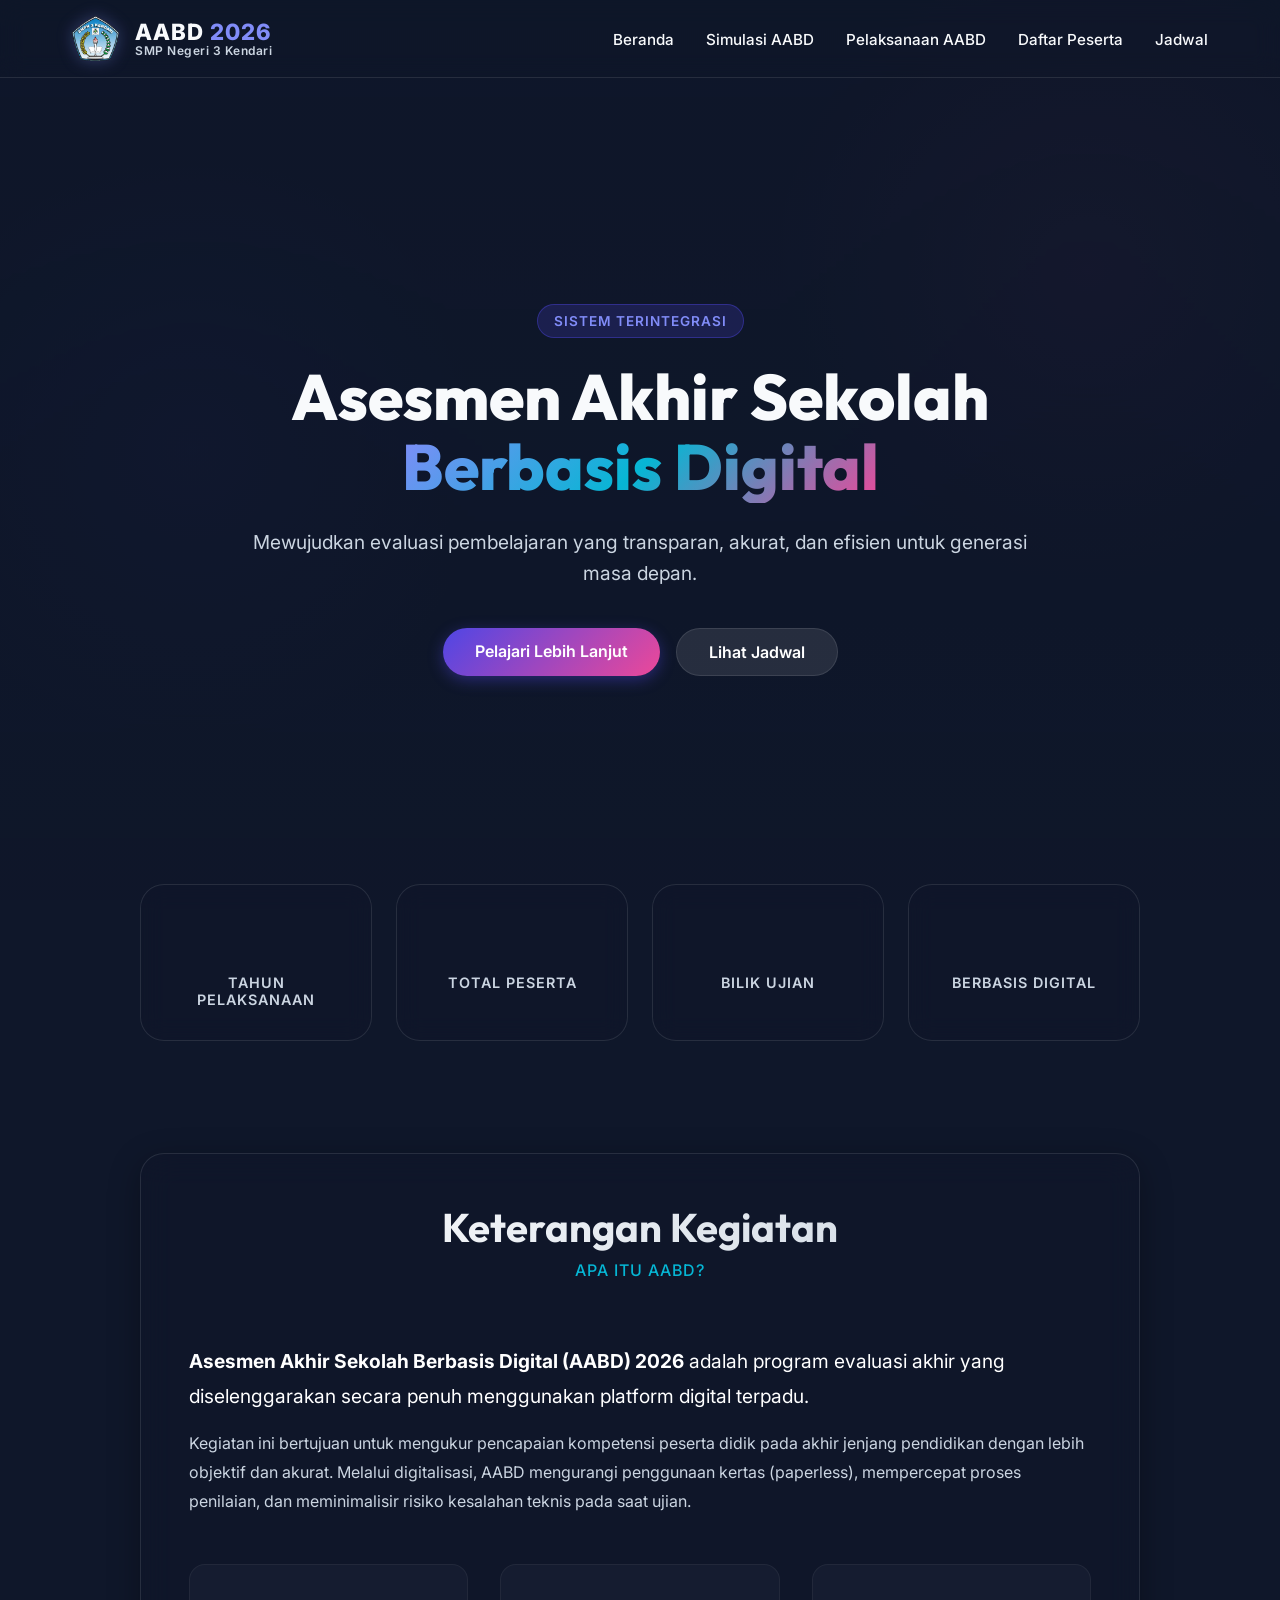
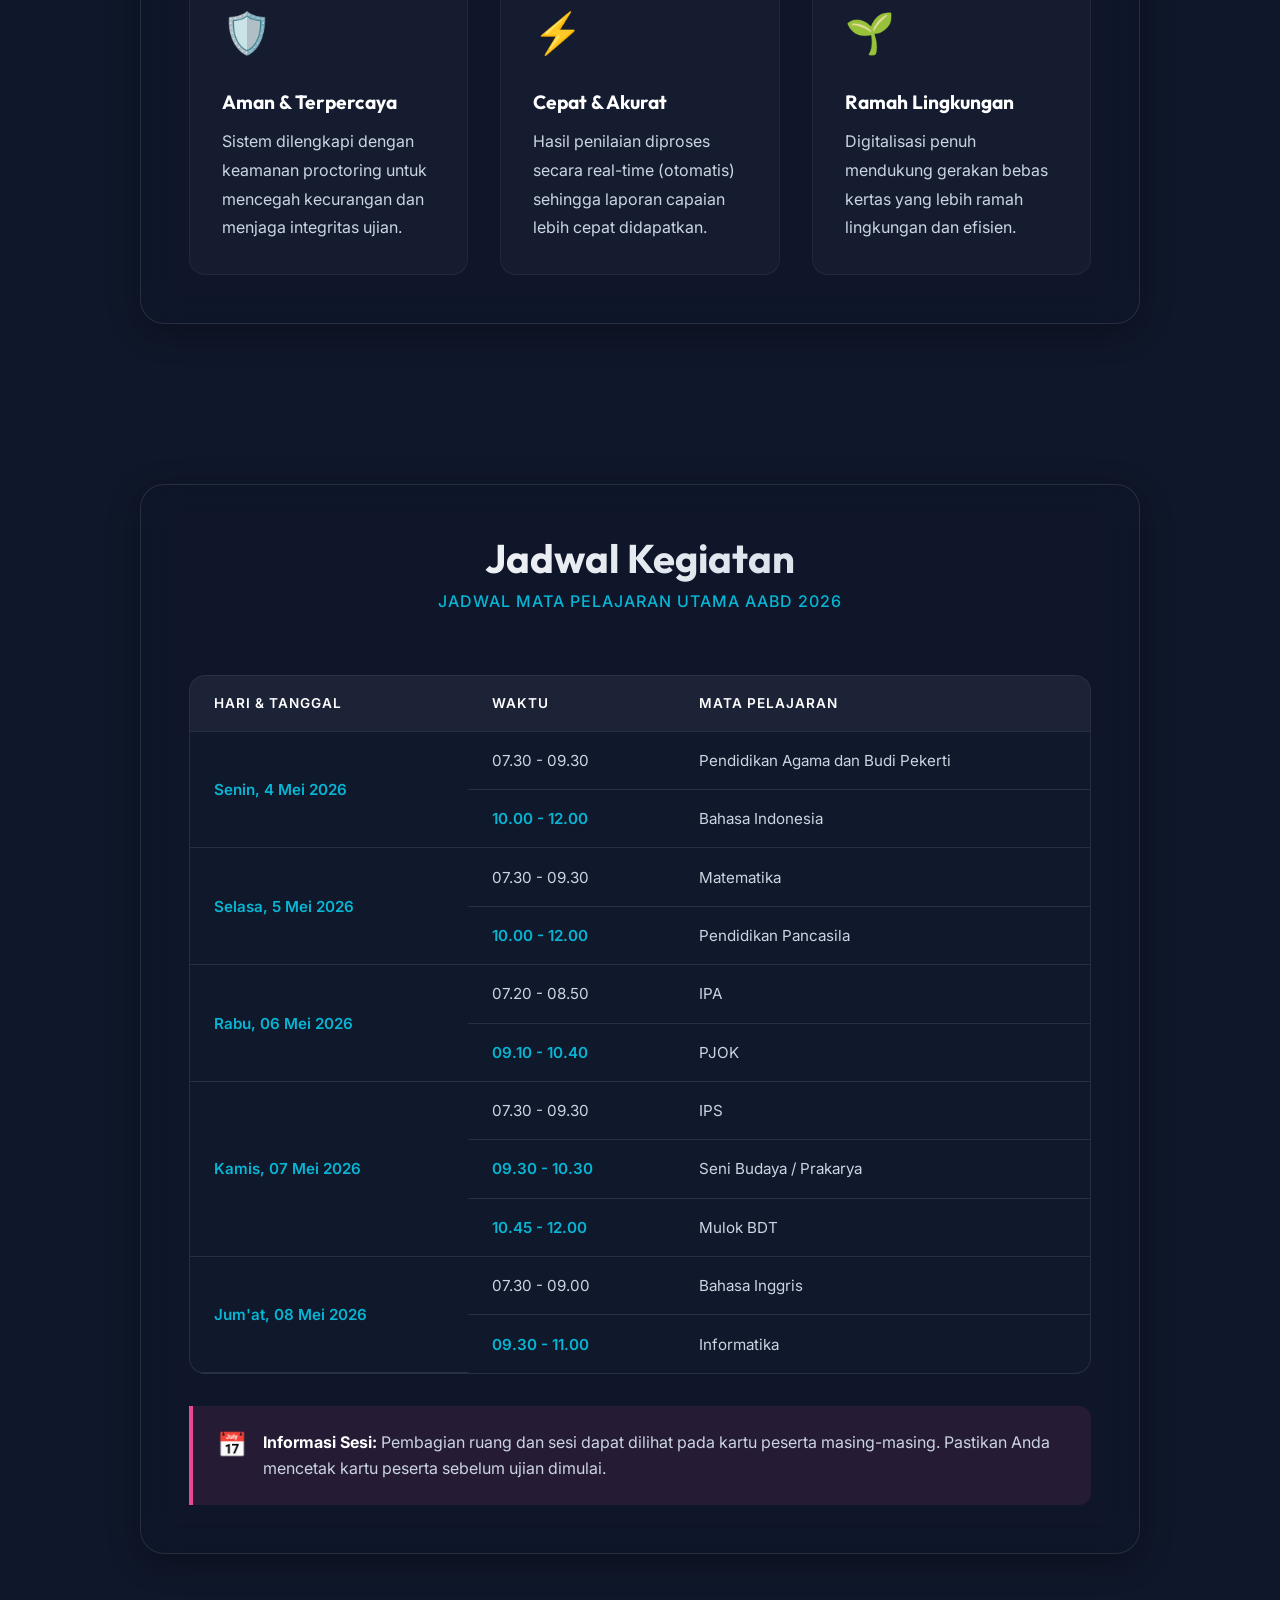
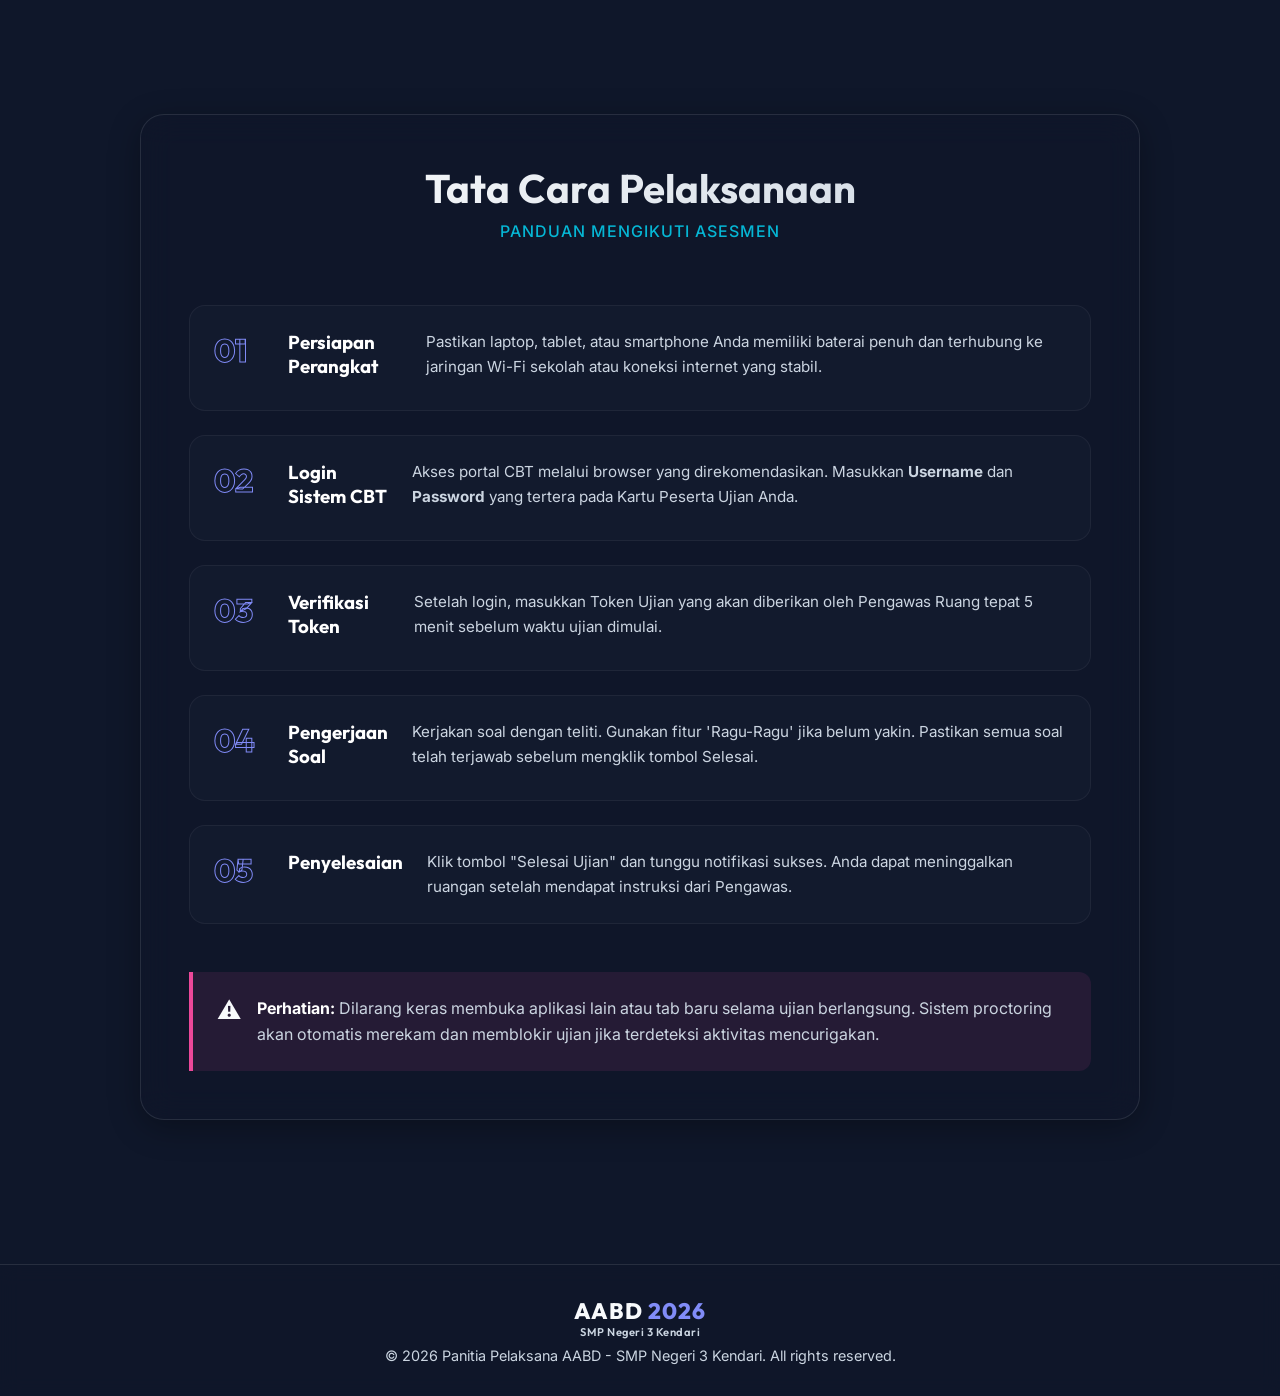
<file: index.html>
<!DOCTYPE html>
<html lang="id">
<head>
    <meta charset="UTF-8">
    <meta name="viewport" content="width=device-width, initial-scale=1.0">
    <title>AABD 2026 - Asesmen Akhir Sekolah Berbasis Digital</title>
    <meta name="description" content="Informasi lengkap, jadwal, dan tata cara pelaksanaan Asesmen Akhir Sekolah Berbasis Digital (AABD) Tahun 2026.">
    <link href="https://fonts.googleapis.com/css2?family=Outfit:wght@300;400;600;800&family=Inter:wght@400;500;600&display=swap" rel="stylesheet">
    <link rel="stylesheet" href="css/styles.css">
    <link rel="icon" type="image/png" href="img/logo.png">
</head>
<body>
    <div class="background-overlay"></div>
    
    <nav class="glass-nav">
        <div class="nav-container">
            <a href="index.html" class="logo">
                <img src="img/logo.png" alt="Logo SMPN 3 Kendari">
                <div class="logo-text">
                    <div class="main-logo">AABD <span>2026</span></div>
                    <div class="school-name">SMP Negeri 3 Kendari</div>
                </div>
            </a>
            <ul class="nav-links">
                <li><a href="index.html">Beranda</a></li>
                <li><a href="simulasi.html">Simulasi AABD</a></li>
                <li><a href="pelaksanaan.html">Pelaksanaan AABD</a></li>
                <li><a href="peserta.html">Daftar Peserta</a></li>
                <li><a href="index.html#jadwal">Jadwal</a></li>
            </ul>
            <div class="hamburger">
                <span></span><span></span><span></span>
            </div>
        </div>
    </nav>

    <header class="hero" id="home">
        <div class="hero-content fade-in-up">
            <div class="badge">Sistem Terintegrasi</div>
            <h2 class="hero-title">Asesmen Akhir Sekolah <br><span class="text-gradient">Berbasis Digital</span></h2>
            <p class="hero-subtitle">Mewujudkan evaluasi pembelajaran yang transparan, akurat, dan efisien untuk generasi masa depan.</p>
            <div class="hero-buttons">
                <a href="#keterangan" class="btn btn-primary">Pelajari Lebih Lanjut</a>
                <a href="#jadwal" class="btn btn-secondary">Lihat Jadwal</a>
            </div>
        </div>
    </header>
    
    <section class="stats-section">
        <div class="container stats-grid">
            <div class="stat-card fade-in-up">
                <div class="stat-number">2026</div>
                <div class="stat-label">Tahun Pelaksanaan</div>
            </div>
            <div class="stat-card fade-in-up">
                <div class="stat-number">286</div>
                <div class="stat-label">Total Peserta</div>
            </div>
            <div class="stat-card fade-in-up">
                <div class="stat-number">15</div>
                <div class="stat-label">Bilik Ujian</div>
            </div>
            <div class="stat-card fade-in-up">
                <div class="stat-number">100%</div>
                <div class="stat-label">Berbasis Digital</div>
            </div>
        </div>
    </section>

    <main>
        <section id="keterangan" class="section">
            <div class="container section-inner glass-card slide-in-left">
                <div class="section-header">
                    <h2>Keterangan Kegiatan</h2>
                    <p>Apa itu AABD?</p>
                </div>
                <div class="keterangan-content">
                    <p class="lead-text"><strong>Asesmen Akhir Sekolah Berbasis Digital (AABD) 2026</strong> adalah program evaluasi akhir yang diselenggarakan secara penuh menggunakan platform digital terpadu.</p>
                    <p>Kegiatan ini bertujuan untuk mengukur pencapaian kompetensi peserta didik pada akhir jenjang pendidikan dengan lebih objektif dan akurat. Melalui digitalisasi, AABD mengurangi penggunaan kertas (paperless), mempercepat proses penilaian, dan meminimalisir risiko kesalahan teknis pada saat ujian.</p>
                    
                    <div class="features-grid">
                        <div class="feature-card">
                            <div class="feature-icon">🛡️</div>
                            <h3>Aman & Terpercaya</h3>
                            <p>Sistem dilengkapi dengan keamanan proctoring untuk mencegah kecurangan dan menjaga integritas ujian.</p>
                        </div>
                        <div class="feature-card">
                            <div class="feature-icon">⚡</div>
                            <h3>Cepat & Akurat</h3>
                            <p>Hasil penilaian diproses secara real-time (otomatis) sehingga laporan capaian lebih cepat didapatkan.</p>
                        </div>
                        <div class="feature-card">
                            <div class="feature-icon">🌱</div>
                            <h3>Ramah Lingkungan</h3>
                            <p>Digitalisasi penuh mendukung gerakan bebas kertas yang lebih ramah lingkungan dan efisien.</p>
                        </div>
                    </div>
                </div>
            </div>
        </section>

        <section id="jadwal" class="section">
            <div class="container section-inner glass-card slide-in-right">
                <div class="section-header">
                    <h2>Jadwal Kegiatan</h2>
                    <p>Jadwal Mata Pelajaran Utama AABD 2026</p>
                </div>
                
                <div class="table-container">
                    <table class="schedule-table">
                        <thead>
                            <tr>
                                <th>Hari & Tanggal</th>
                                <th>Waktu</th>
                                <th>Mata Pelajaran</th>
                            </tr>
                        </thead>
                        <tbody>
                            <!-- Senin, 4 Mei 2026 -->
                            <tr>
                                <td rowspan="2">Senin, 4 Mei 2026</td>
                                <td>07.30 - 09.30</td>
                                <td>Pendidikan Agama dan Budi Pekerti</td>
                            </tr>
                            <tr>
                                <td>10.00 - 12.00</td>
                                <td>Bahasa Indonesia</td>
                            </tr>
                            <!-- Selasa, 5 Mei 2026 -->
                            <tr>
                                <td rowspan="2">Selasa, 5 Mei 2026</td>
                                <td>07.30 - 09.30</td>
                                <td>Matematika</td>
                            </tr>
                            <tr>
                                <td>10.00 - 12.00</td>
                                <td>Pendidikan Pancasila</td>
                            </tr>
                            <!-- Rabu, 6 Mei 2026 -->
                            <tr>
                                <td rowspan="2">Rabu, 06 Mei 2026</td>
                                <td>07.20 - 08.50</td>
                                <td>IPA</td>
                            </tr>
                            <tr>
                                <td>09.10 - 10.40</td>
                                <td>PJOK</td>
                            </tr>
                            <!-- Kamis, 7 Mei 2026 -->
                            <tr>
                                <td rowspan="3">Kamis, 07 Mei 2026</td>
                                <td>07.30 - 09.30</td>
                                <td>IPS</td>
                            </tr>
                            <tr>
                                <td>09.30 - 10.30</td>
                                <td>Seni Budaya / Prakarya</td>
                            </tr>
                            <tr>
                                <td>10.45 - 12.00</td>
                                <td>Mulok BDT</td>
                            </tr>
                            <!-- Jum'at, 8 Mei 2026 -->
                            <tr>
                                <td rowspan="2">Jum'at, 08 Mei 2026</td>
                                <td>07.30 - 09.00</td>
                                <td>Bahasa Inggris</td>
                            </tr>
                            <tr>
                                <td>09.30 - 11.00</td>
                                <td>Informatika</td>
                            </tr>
                        </tbody>
                    </table>
                </div>

                <div class="info-alert" style="margin-top: 2rem;">
                    <span class="alert-icon">📅</span>
                    <div class="alert-text">
                        <strong>Informasi Sesi:</strong> Pembagian ruang dan sesi dapat dilihat pada kartu peserta masing-masing. Pastikan Anda mencetak kartu peserta sebelum ujian dimulai.
                    </div>
                </div>
            </div>
        </section>

        <section id="tata-cara" class="section">
            <div class="container section-inner glass-card slide-in-left">
                <div class="section-header">
                    <h2>Tata Cara Pelaksanaan</h2>
                    <p>Panduan Mengikuti Asesmen</p>
                </div>
                
                <div class="steps-container">
                    <div class="step-card">
                        <div class="step-number">01</div>
                        <h3>Persiapan Perangkat</h3>
                        <p>Pastikan laptop, tablet, atau smartphone Anda memiliki baterai penuh dan terhubung ke jaringan Wi-Fi sekolah atau koneksi internet yang stabil.</p>
                    </div>
                    <div class="step-card">
                        <div class="step-number">02</div>
                        <h3>Login Sistem CBT</h3>
                        <p>Akses portal CBT melalui browser yang direkomendasikan. Masukkan <strong>Username</strong> dan <strong>Password</strong> yang tertera pada Kartu Peserta Ujian Anda.</p>
                    </div>
                    <div class="step-card">
                        <div class="step-number">03</div>
                        <h3>Verifikasi Token</h3>
                        <p>Setelah login, masukkan Token Ujian yang akan diberikan oleh Pengawas Ruang tepat 5 menit sebelum waktu ujian dimulai.</p>
                    </div>
                    <div class="step-card">
                        <div class="step-number">04</div>
                        <h3>Pengerjaan Soal</h3>
                        <p>Kerjakan soal dengan teliti. Gunakan fitur 'Ragu-Ragu' jika belum yakin. Pastikan semua soal telah terjawab sebelum mengklik tombol Selesai.</p>
                    </div>
                    <div class="step-card">
                        <div class="step-number">05</div>
                        <h3>Penyelesaian</h3>
                        <p>Klik tombol "Selesai Ujian" dan tunggu notifikasi sukses. Anda dapat meninggalkan ruangan setelah mendapat instruksi dari Pengawas.</p>
                    </div>
                </div>
                
                <div class="info-alert">
                    <span class="alert-icon">⚠️</span>
                    <div class="alert-text">
                        <strong>Perhatian:</strong> Dilarang keras membuka aplikasi lain atau tab baru selama ujian berlangsung. Sistem proctoring akan otomatis merekam dan memblokir ujian jika terdeteksi aktivitas mencurigakan.
                    </div>
                </div>
            </div>
        </section>
    </main>

    <footer class="glass-footer">
        <div class="footer-content">
            <div class="footer-logo">
                <div class="main-logo">AABD <span>2026</span></div>
                <div class="school-name" style="font-size: 0.7rem; color: var(--text-muted);">SMP Negeri 3 Kendari</div>
            </div>
            <p>&copy; 2026 Panitia Pelaksana AABD - SMP Negeri 3 Kendari. All rights reserved.</p>
        </div>
    </footer>

    <script src="js/script.js"></script>
</body>
</html>
</file>
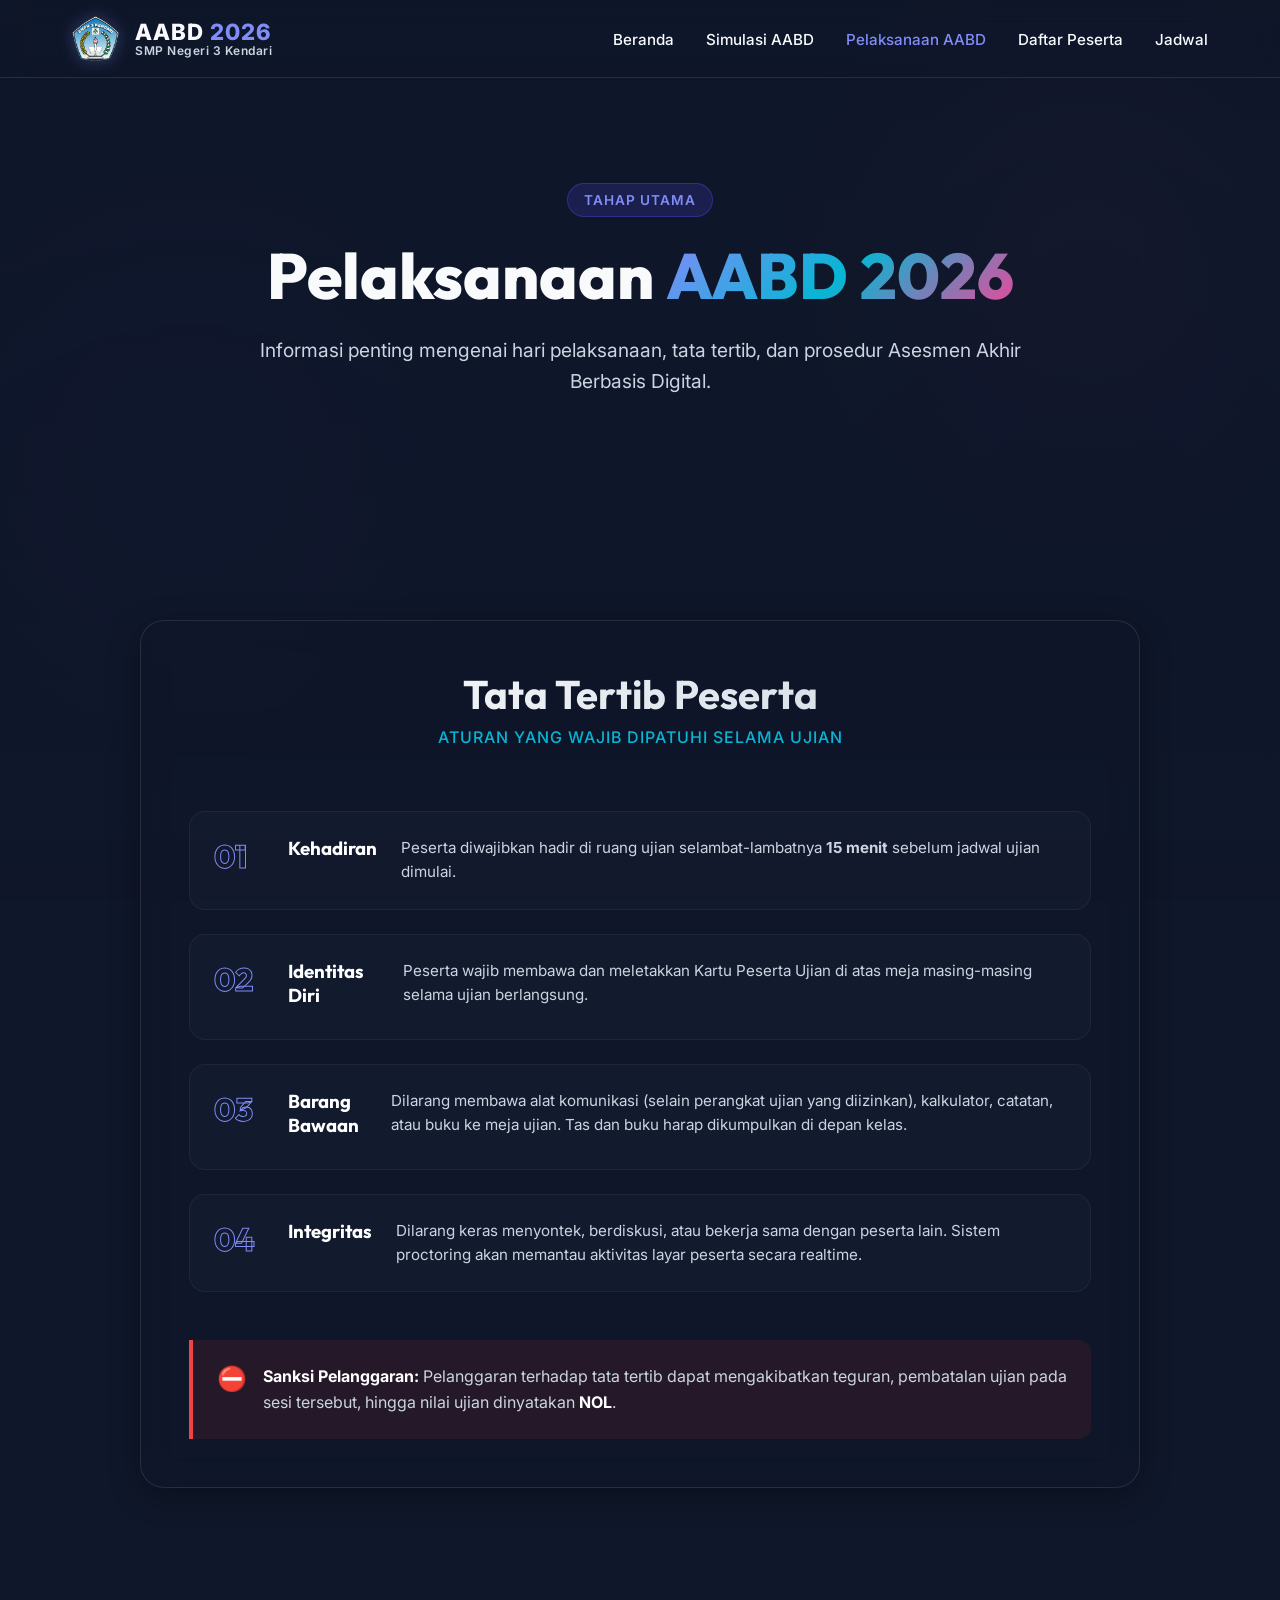
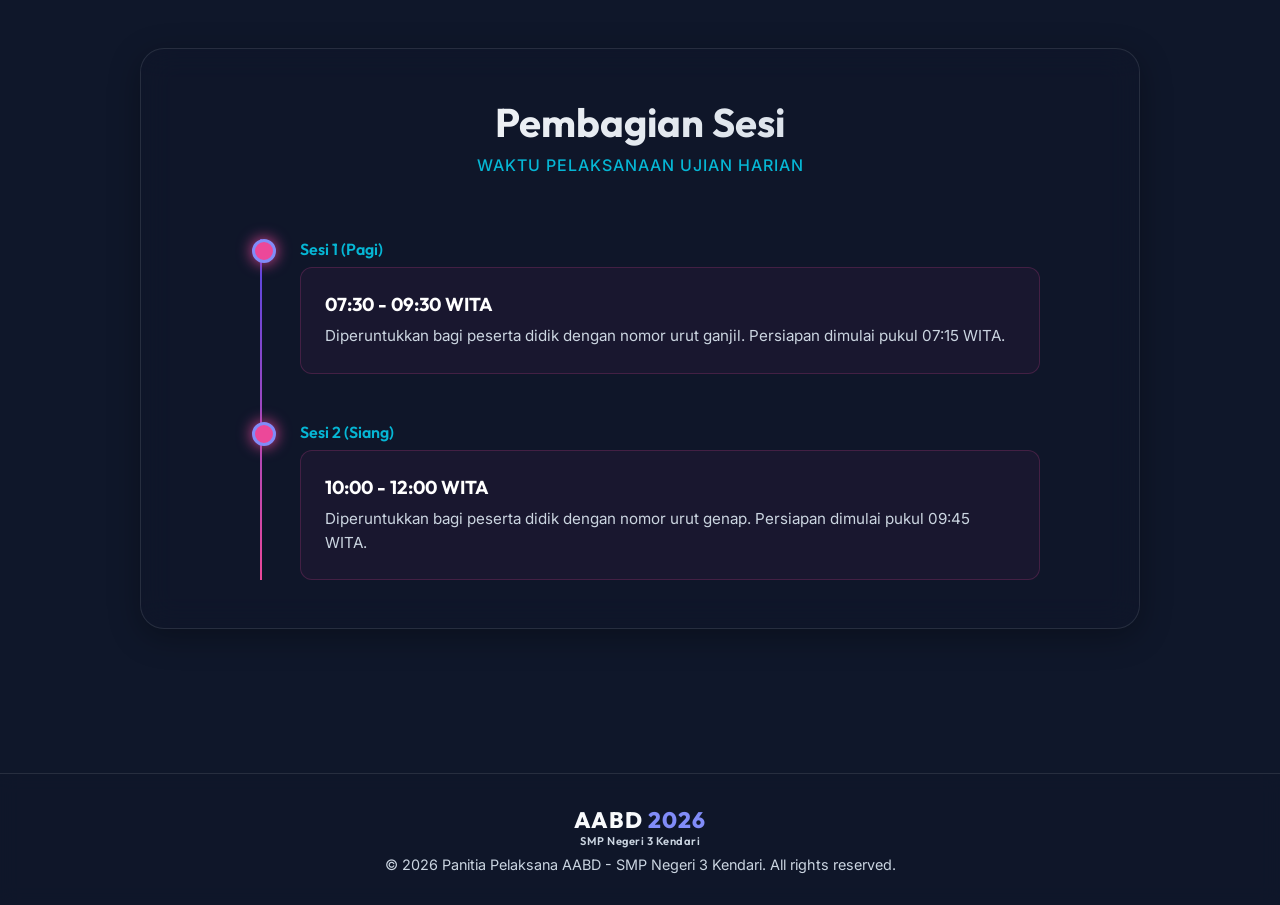
<file: pelaksanaan.html>
<!DOCTYPE html>
<html lang="id">
<head>
    <meta charset="UTF-8">
    <meta name="viewport" content="width=device-width, initial-scale=1.0">
    <title>Pelaksanaan AABD 2026</title>
    <meta name="description" content="Informasi mengenai Pelaksanaan Asesmen Akhir Sekolah Berbasis Digital (AABD) 2026.">
    <link href="https://fonts.googleapis.com/css2?family=Outfit:wght@300;400;600;800&family=Inter:wght@400;500;600&display=swap" rel="stylesheet">
    <link rel="stylesheet" href="css/styles.css">
    <link rel="icon" type="image/png" href="img/logo.png">
</head>
<body>
    <div class="background-overlay"></div>
    
    <nav class="glass-nav">
        <div class="nav-container">
            <a href="index.html" class="logo">
                <img src="img/logo.png" alt="Logo SMPN 3 Kendari">
                <div class="logo-text">
                    <div class="main-logo">AABD <span>2026</span></div>
                    <div class="school-name">SMP Negeri 3 Kendari</div>
                </div>
            </a>
            <ul class="nav-links">
                <li><a href="index.html">Beranda</a></li>
                <li><a href="simulasi.html">Simulasi AABD</a></li>
                <li><a href="pelaksanaan.html" style="color: var(--primary-light);">Pelaksanaan AABD</a></li>
                <li><a href="peserta.html">Daftar Peserta</a></li>
                <li><a href="index.html#jadwal">Jadwal</a></li>
            </ul>
            <div class="hamburger">
                <span></span><span></span><span></span>
            </div>
        </div>
    </nav>

    <header class="hero" id="home" style="min-height: 60vh;">
        <div class="hero-content fade-in-up">
            <div class="badge">Tahap Utama</div>
            <h2 class="hero-title">Pelaksanaan <span class="text-gradient">AABD 2026</span></h2>
            <p class="hero-subtitle">Informasi penting mengenai hari pelaksanaan, tata tertib, dan prosedur Asesmen Akhir Berbasis Digital.</p>
        </div>
    </header>

    <main>
        <section class="section">
            <div class="container section-inner glass-card slide-in-left">
                <div class="section-header">
                    <h2>Tata Tertib Peserta</h2>
                    <p>Aturan yang wajib dipatuhi selama ujian</p>
                </div>
                
                <div class="steps-container">
                    <div class="step-card">
                        <div class="step-number">01</div>
                        <h3>Kehadiran</h3>
                        <p>Peserta diwajibkan hadir di ruang ujian selambat-lambatnya <strong>15 menit</strong> sebelum jadwal ujian dimulai.</p>
                    </div>
                    <div class="step-card">
                        <div class="step-number">02</div>
                        <h3>Identitas Diri</h3>
                        <p>Peserta wajib membawa dan meletakkan Kartu Peserta Ujian di atas meja masing-masing selama ujian berlangsung.</p>
                    </div>
                    <div class="step-card">
                        <div class="step-number">03</div>
                        <h3>Barang Bawaan</h3>
                        <p>Dilarang membawa alat komunikasi (selain perangkat ujian yang diizinkan), kalkulator, catatan, atau buku ke meja ujian. Tas dan buku harap dikumpulkan di depan kelas.</p>
                    </div>
                    <div class="step-card">
                        <div class="step-number">04</div>
                        <h3>Integritas</h3>
                        <p>Dilarang keras menyontek, berdiskusi, atau bekerja sama dengan peserta lain. Sistem proctoring akan memantau aktivitas layar peserta secara realtime.</p>
                    </div>
                </div>
                
                <div class="info-alert" style="margin-top: 3rem; background: rgba(220, 38, 38, 0.1); border-left-color: #ef4444;">
                    <span class="alert-icon">⛔</span>
                    <div class="alert-text">
                        <strong>Sanksi Pelanggaran:</strong> Pelanggaran terhadap tata tertib dapat mengakibatkan teguran, pembatalan ujian pada sesi tersebut, hingga nilai ujian dinyatakan <strong>NOL</strong>.
                    </div>
                </div>
            </div>
        </section>

        <section class="section">
            <div class="container section-inner glass-card slide-in-right">
                <div class="section-header">
                    <h2>Pembagian Sesi</h2>
                    <p>Waktu pelaksanaan ujian harian</p>
                </div>
                
                <div class="timeline">
                    <div class="timeline-item highlight">
                        <div class="timeline-date">Sesi 1 (Pagi)</div>
                        <div class="timeline-content">
                            <h3>07:30 - 09:30 WITA</h3>
                            <p>Diperuntukkan bagi peserta didik dengan nomor urut ganjil. Persiapan dimulai pukul 07:15 WITA.</p>
                        </div>
                    </div>
                    <div class="timeline-item highlight">
                        <div class="timeline-date">Sesi 2 (Siang)</div>
                        <div class="timeline-content">
                            <h3>10:00 - 12:00 WITA</h3>
                            <p>Diperuntukkan bagi peserta didik dengan nomor urut genap. Persiapan dimulai pukul 09:45 WITA.</p>
                        </div>
                    </div>
                </div>
            </div>
        </section>
    </main>

    <footer class="glass-footer">
        <div class="footer-content">
            <div class="footer-logo">
                <div class="main-logo">AABD <span>2026</span></div>
                <div class="school-name" style="font-size: 0.7rem; color: var(--text-muted);">SMP Negeri 3 Kendari</div>
            </div>
            <p>&copy; 2026 Panitia Pelaksana AABD - SMP Negeri 3 Kendari. All rights reserved.</p>
        </div>
    </footer>

    <script src="js/script.js"></script>
</body>
</html>
</file>
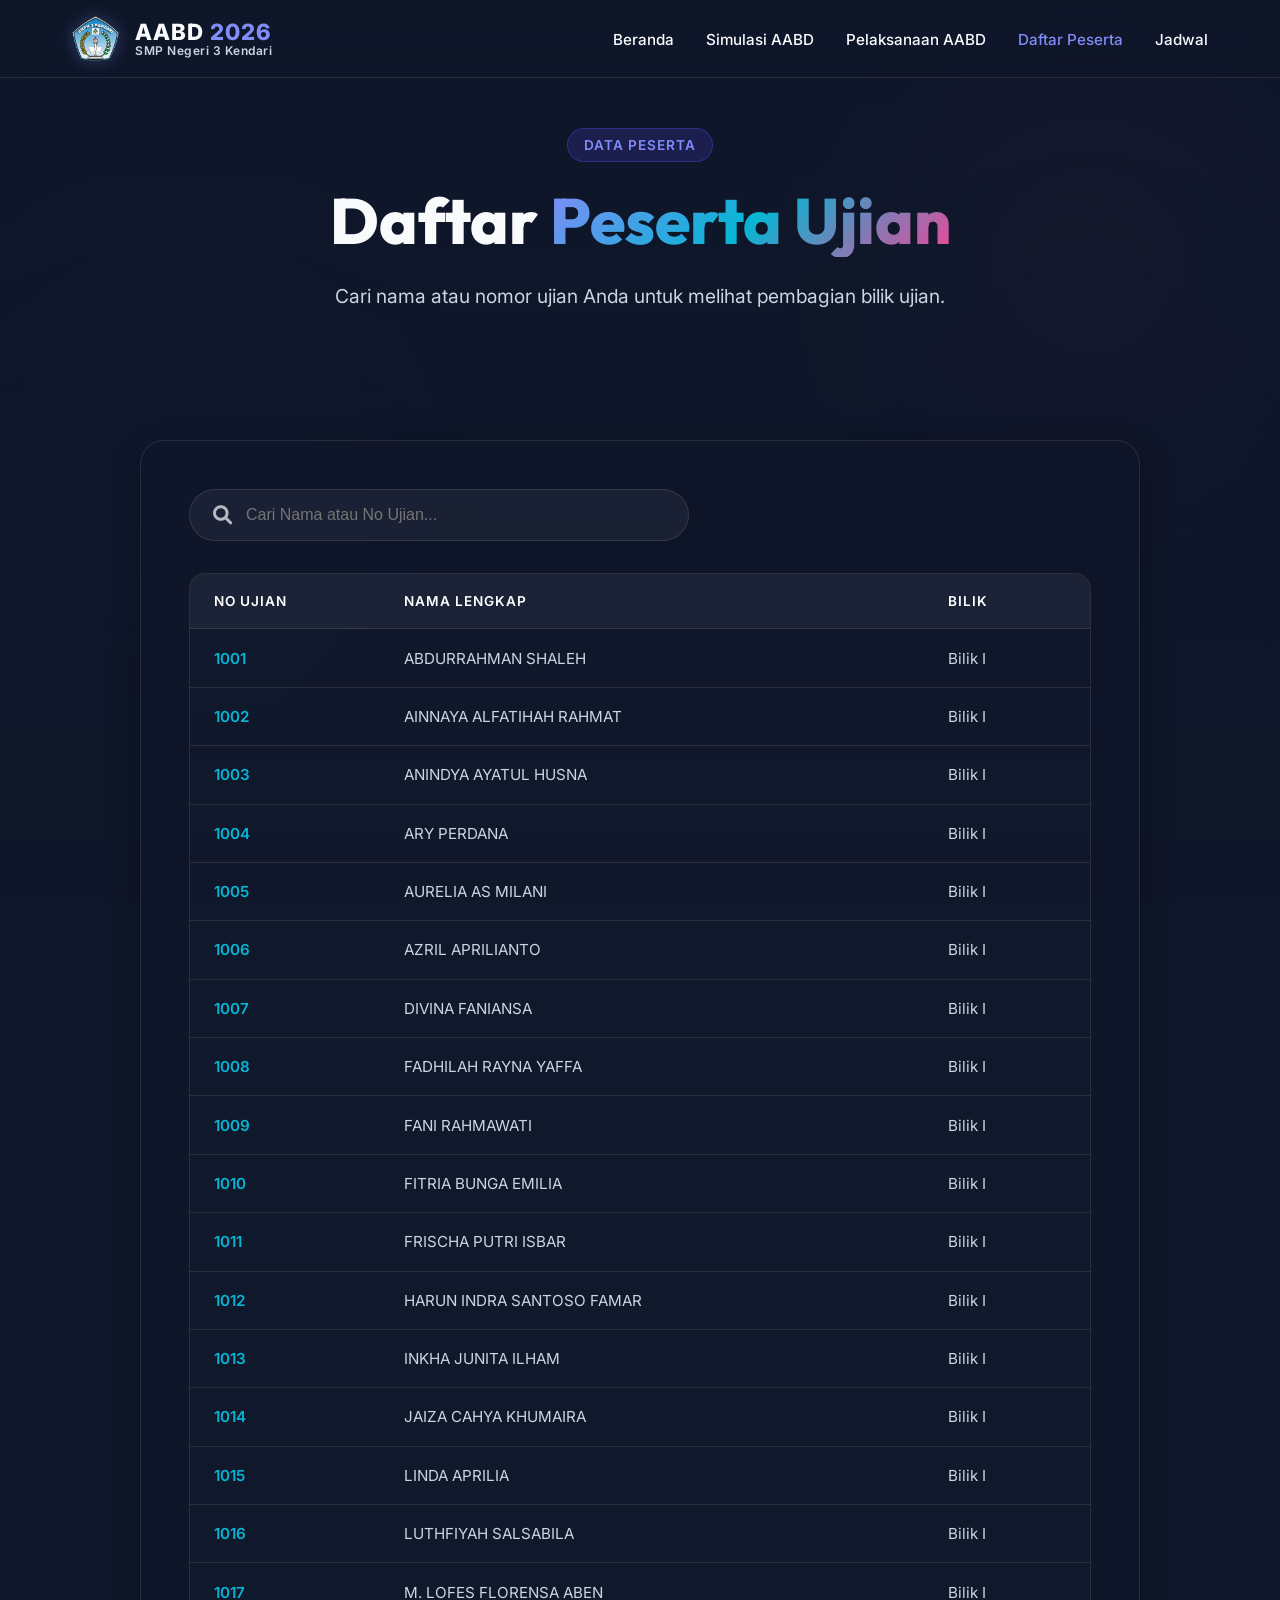
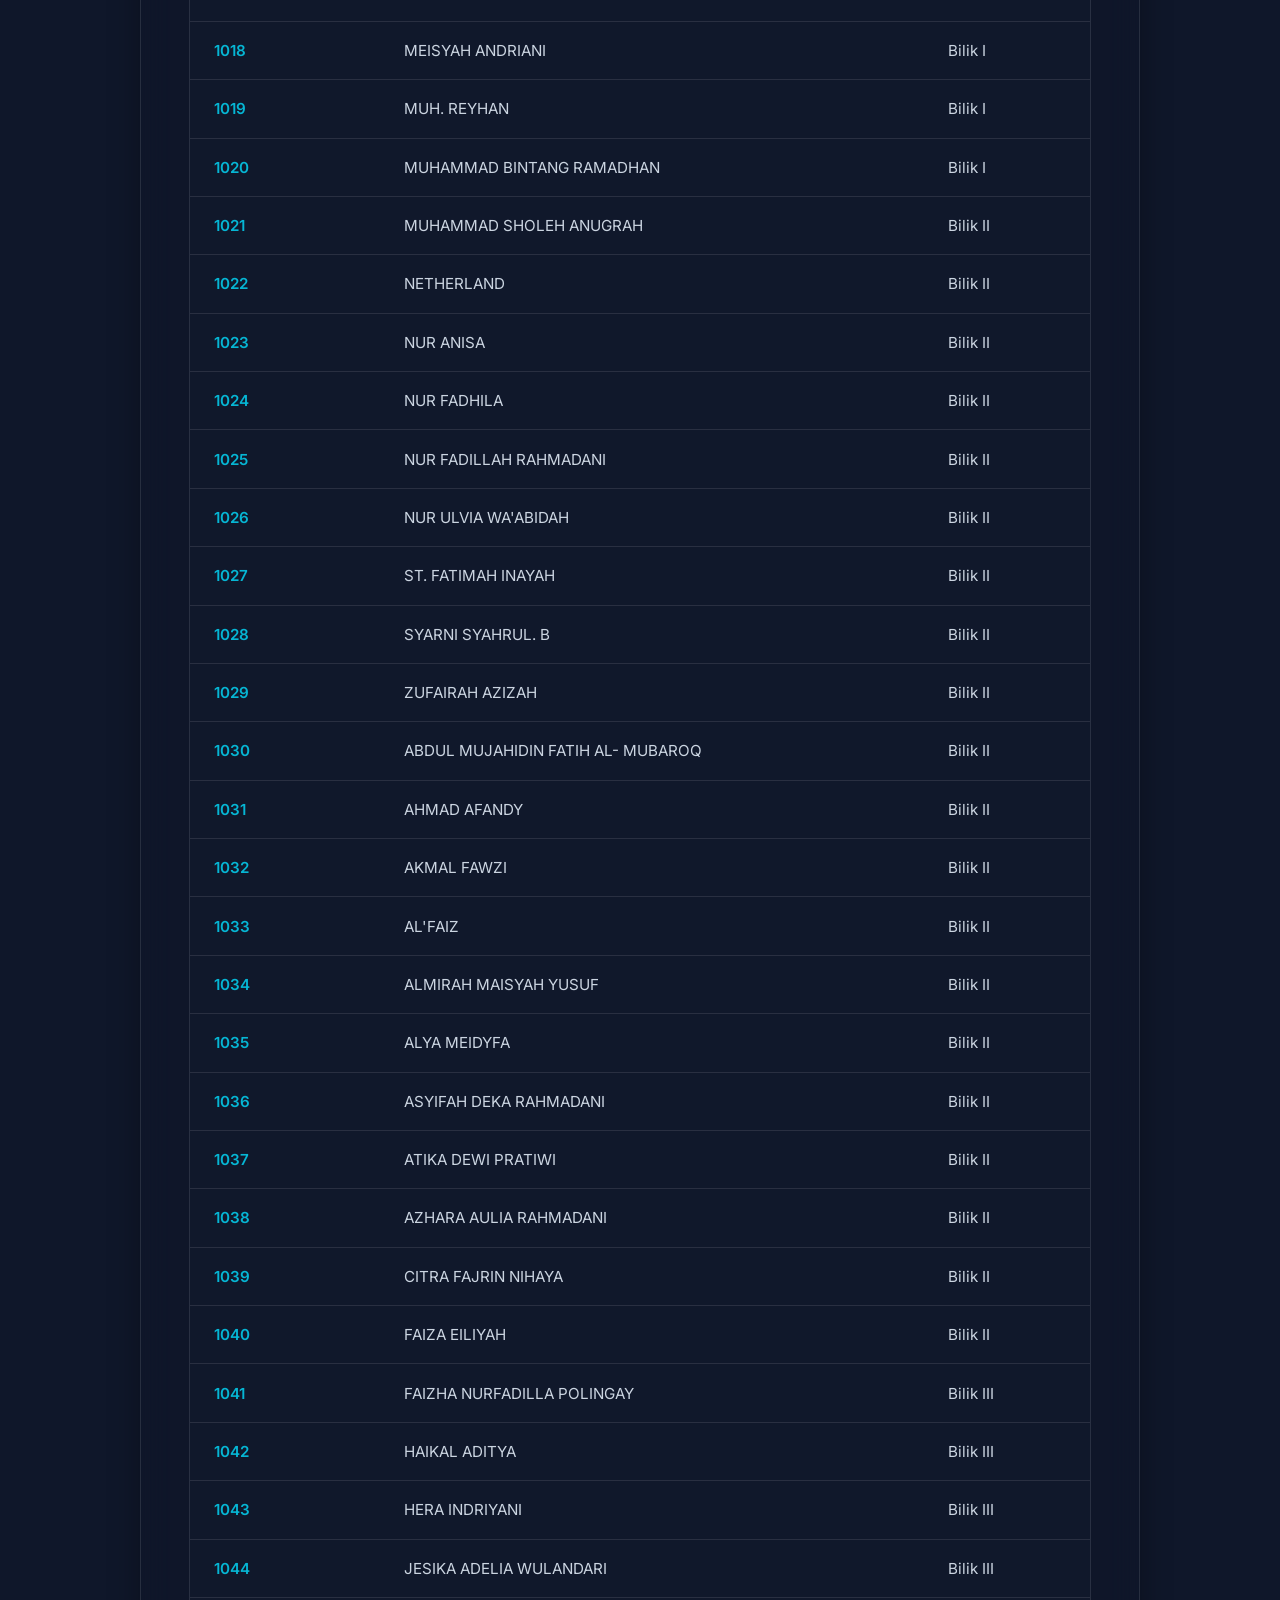
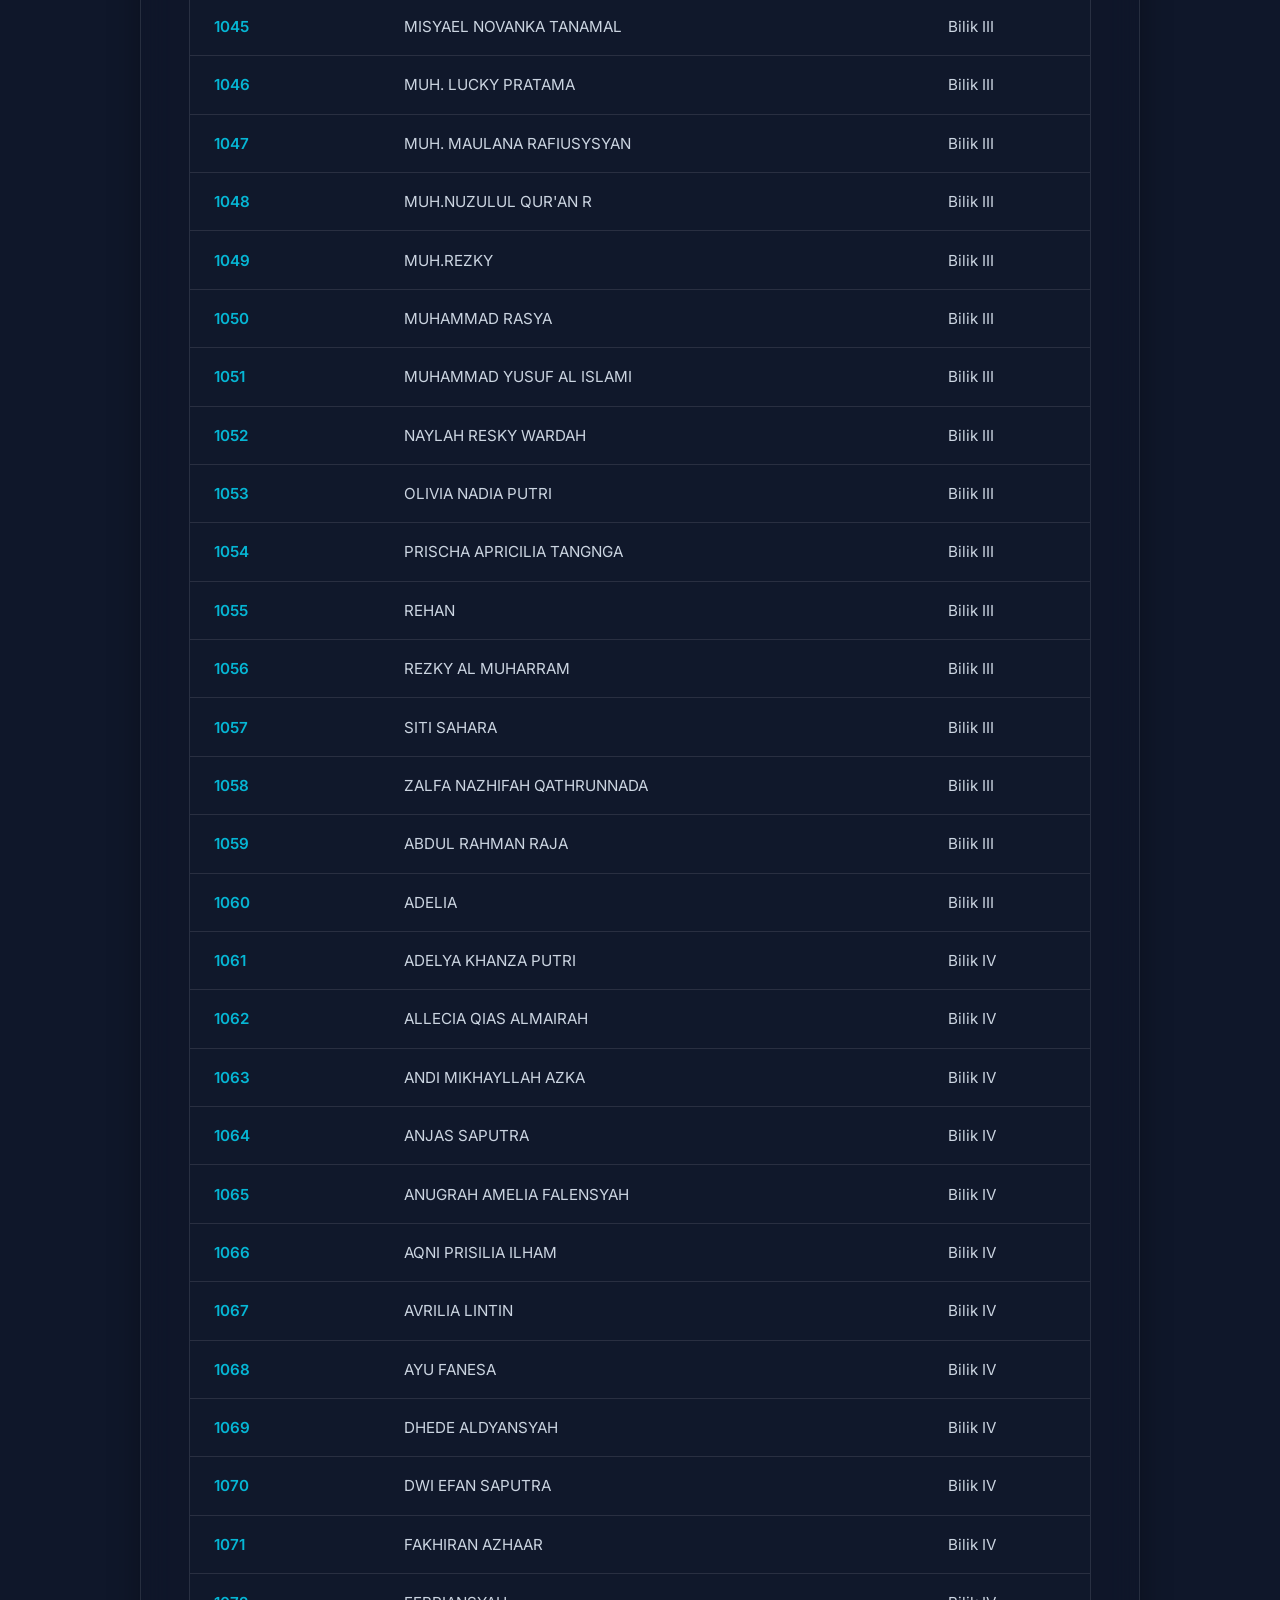
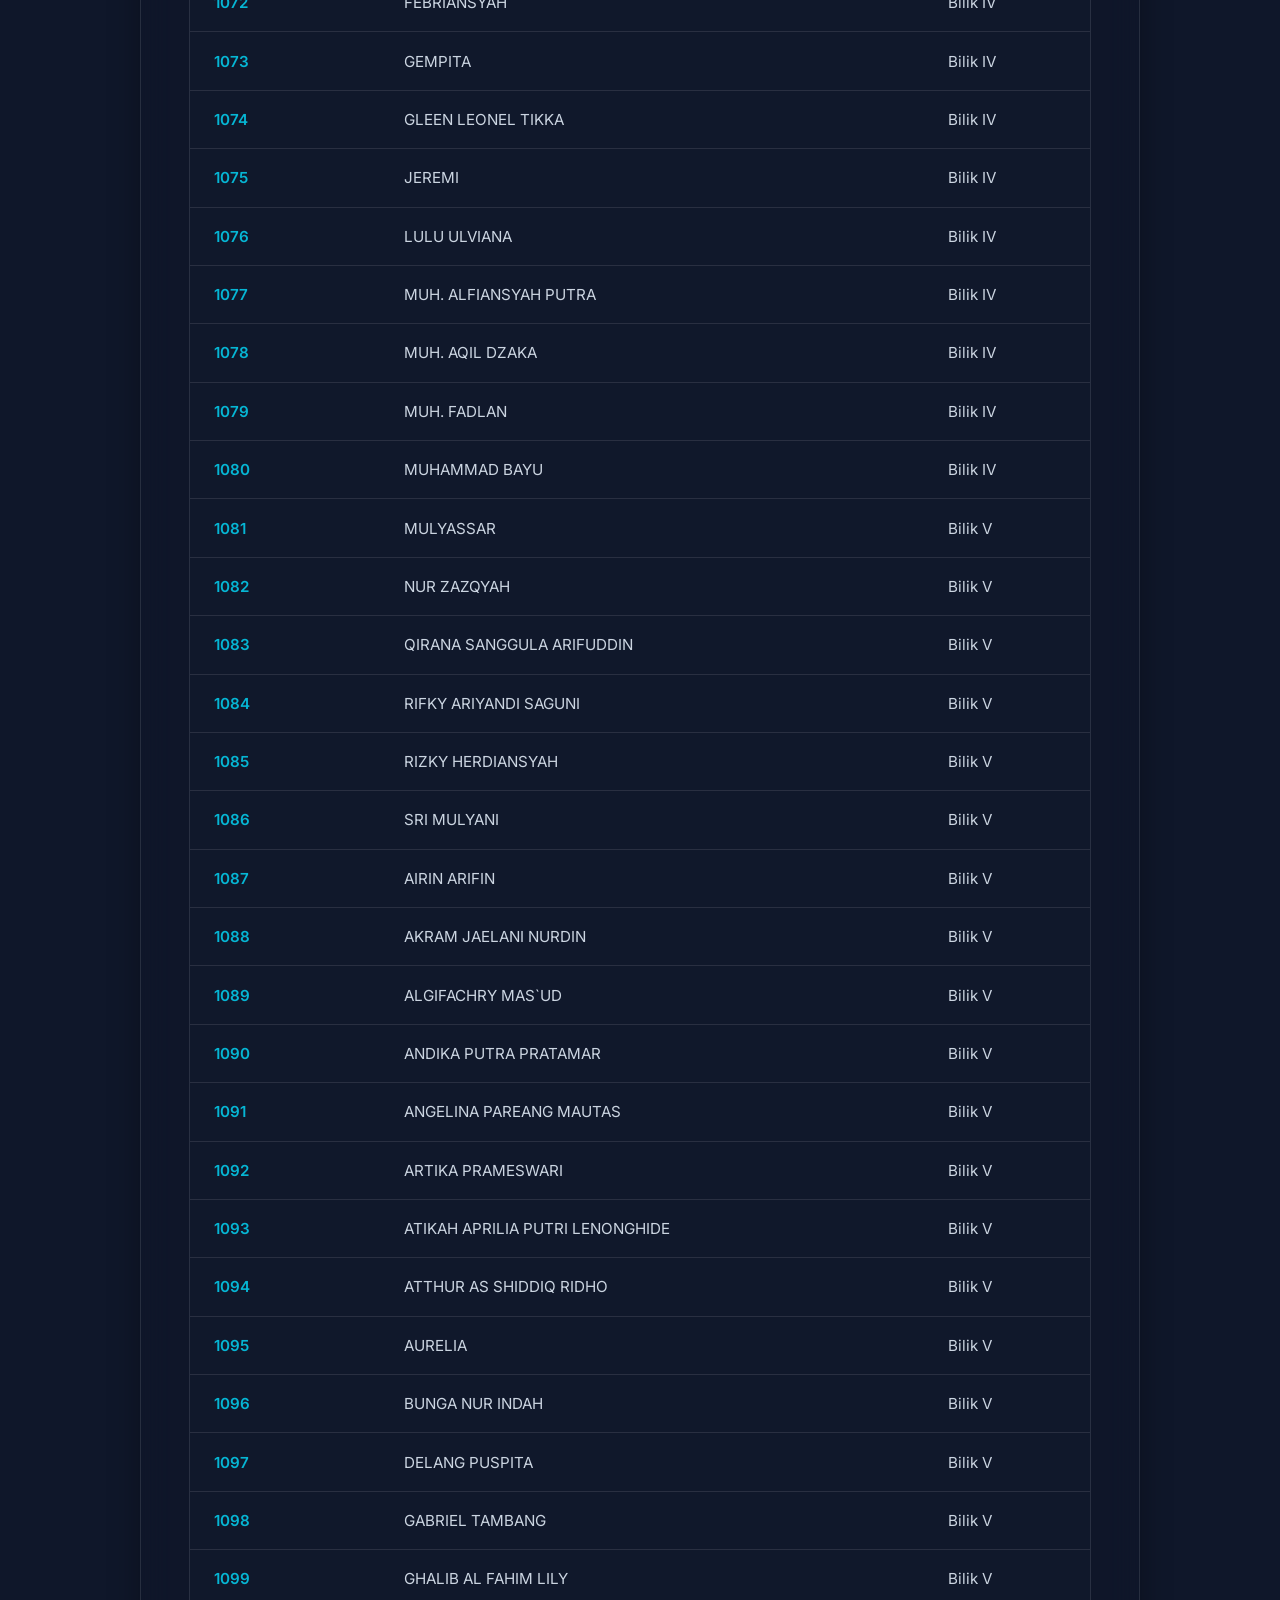
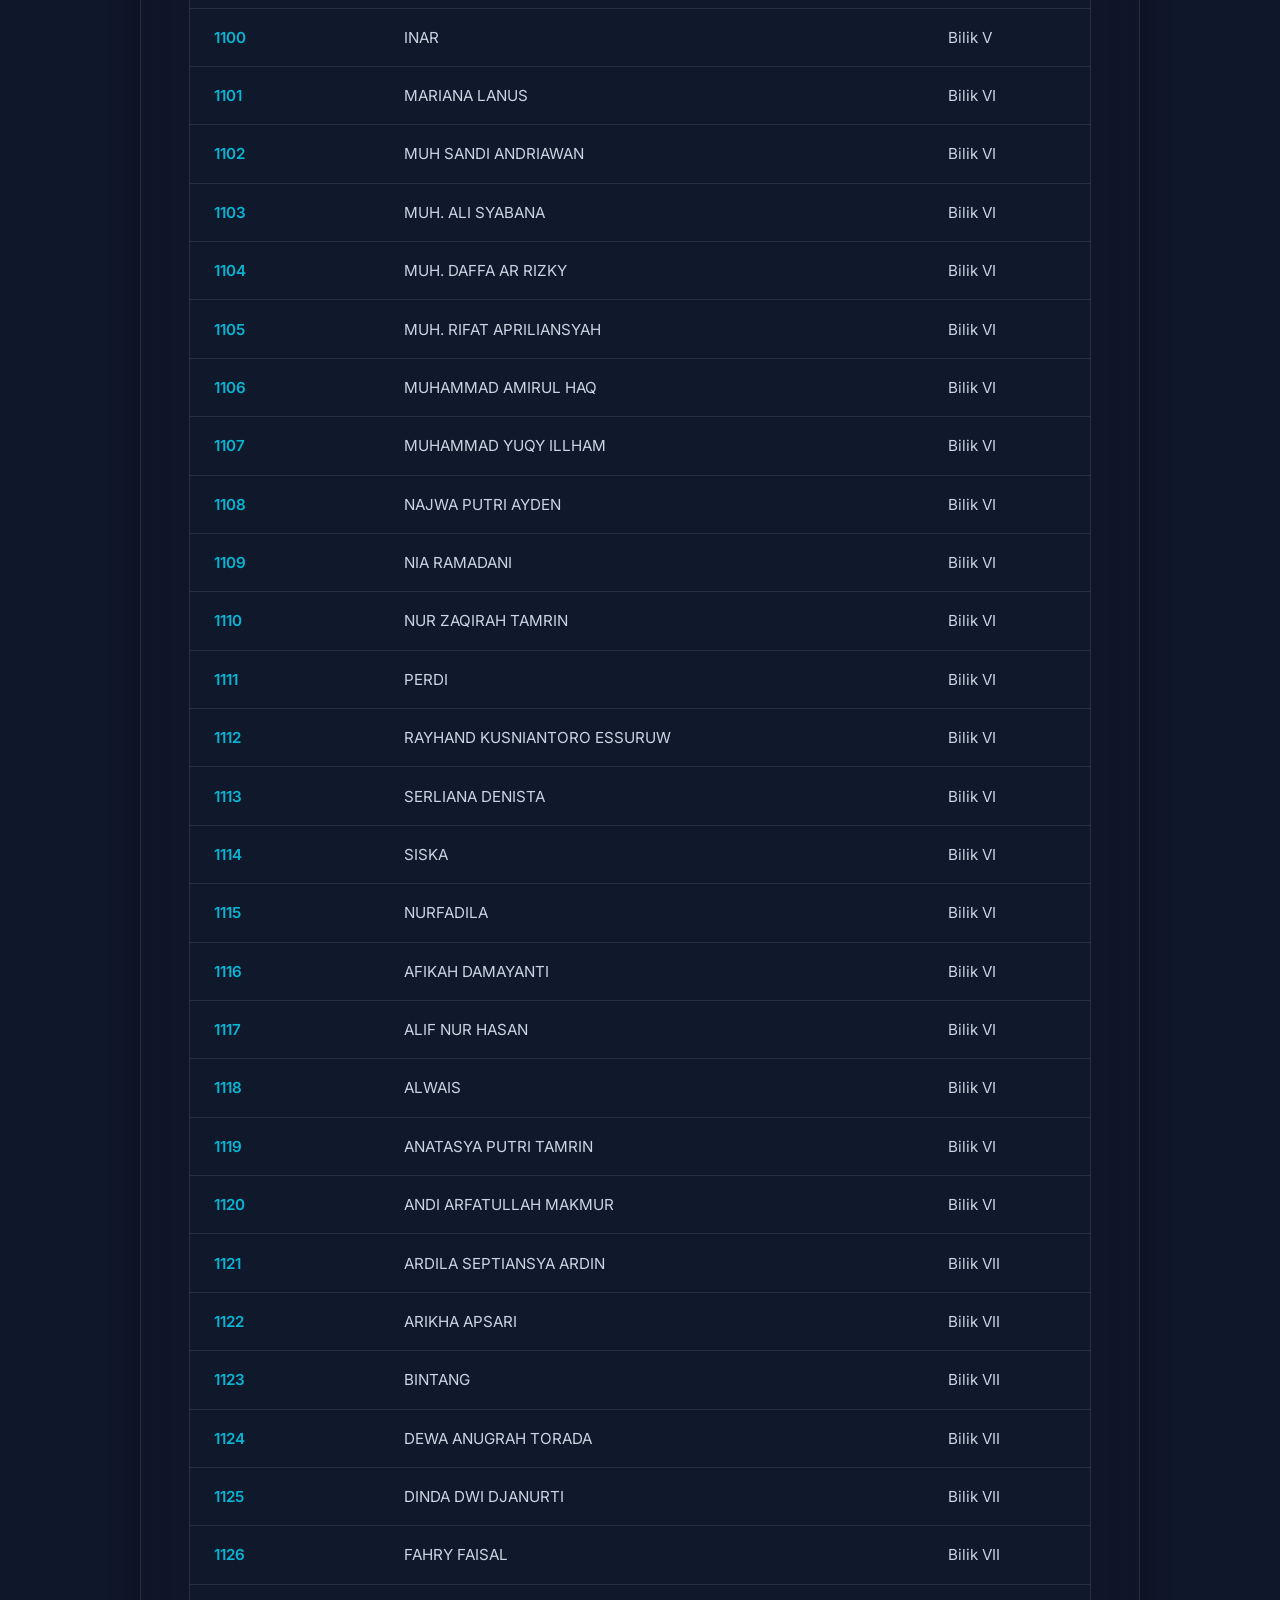
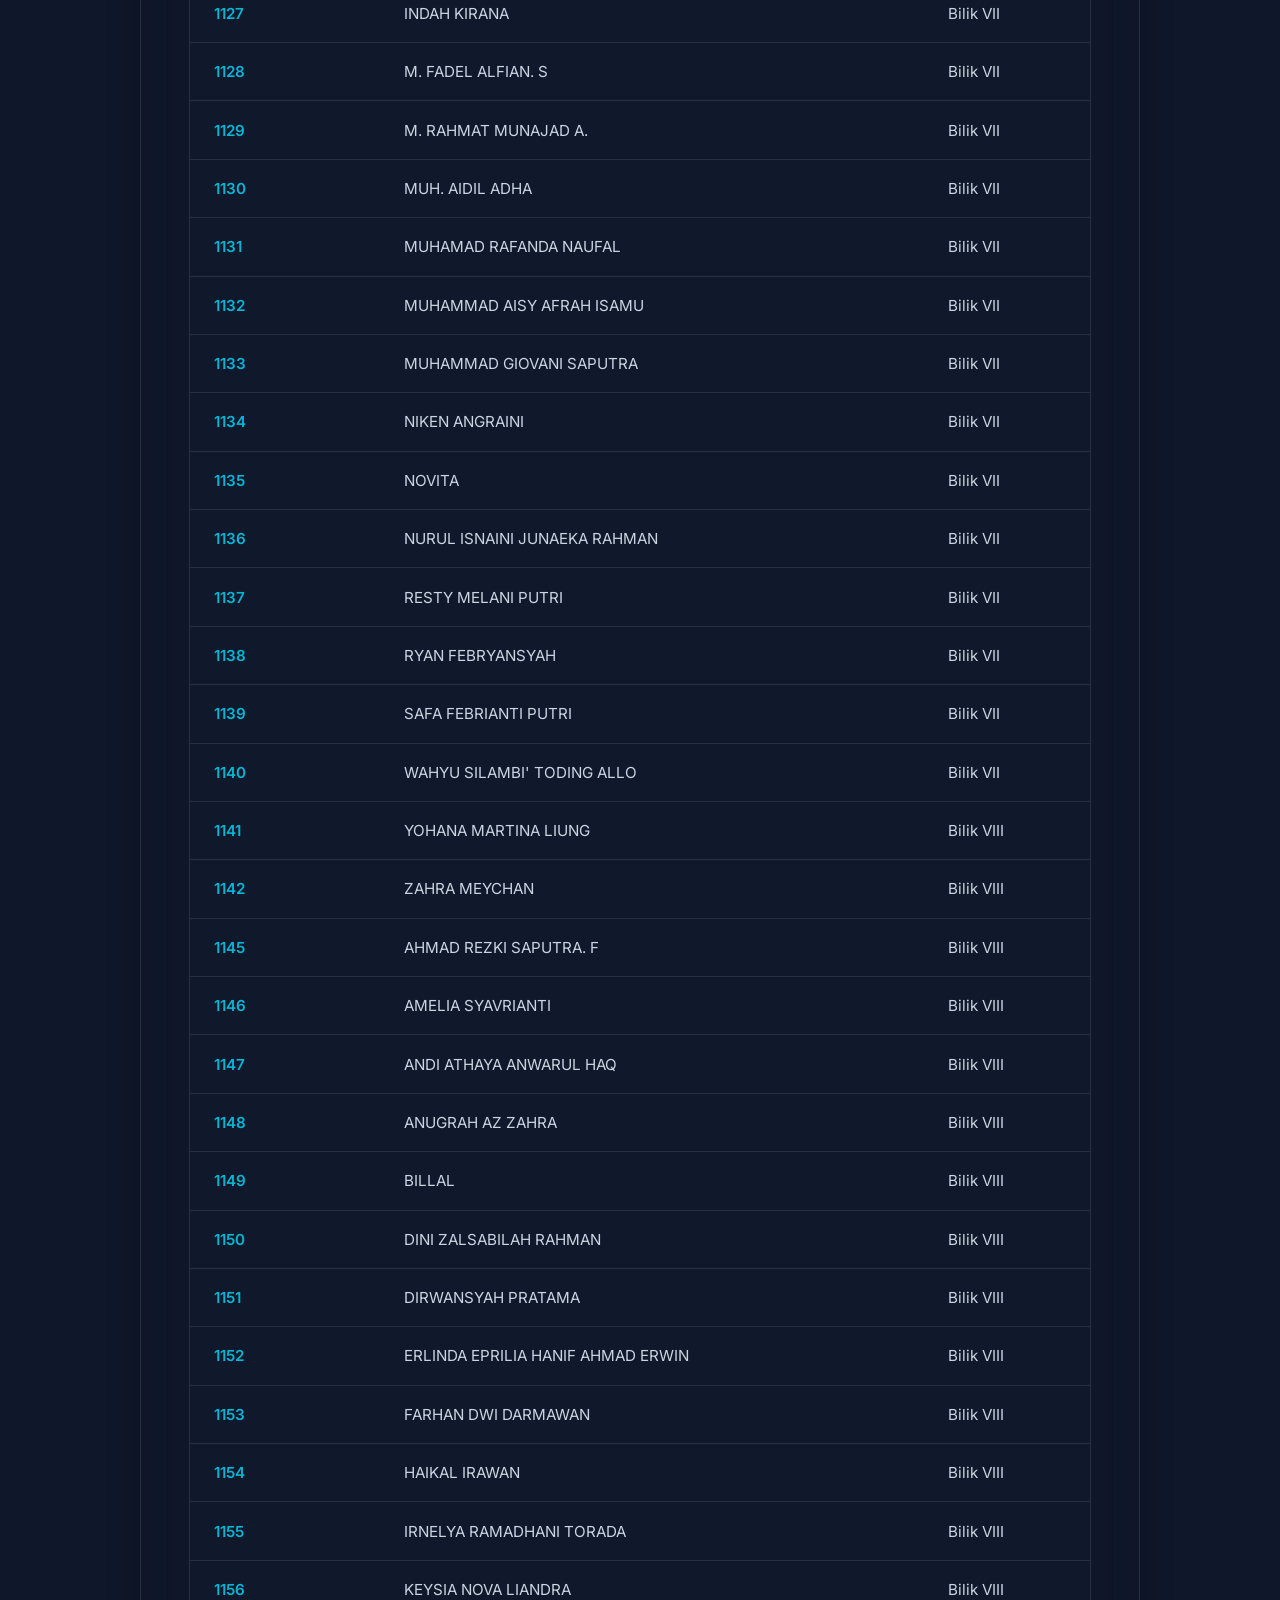
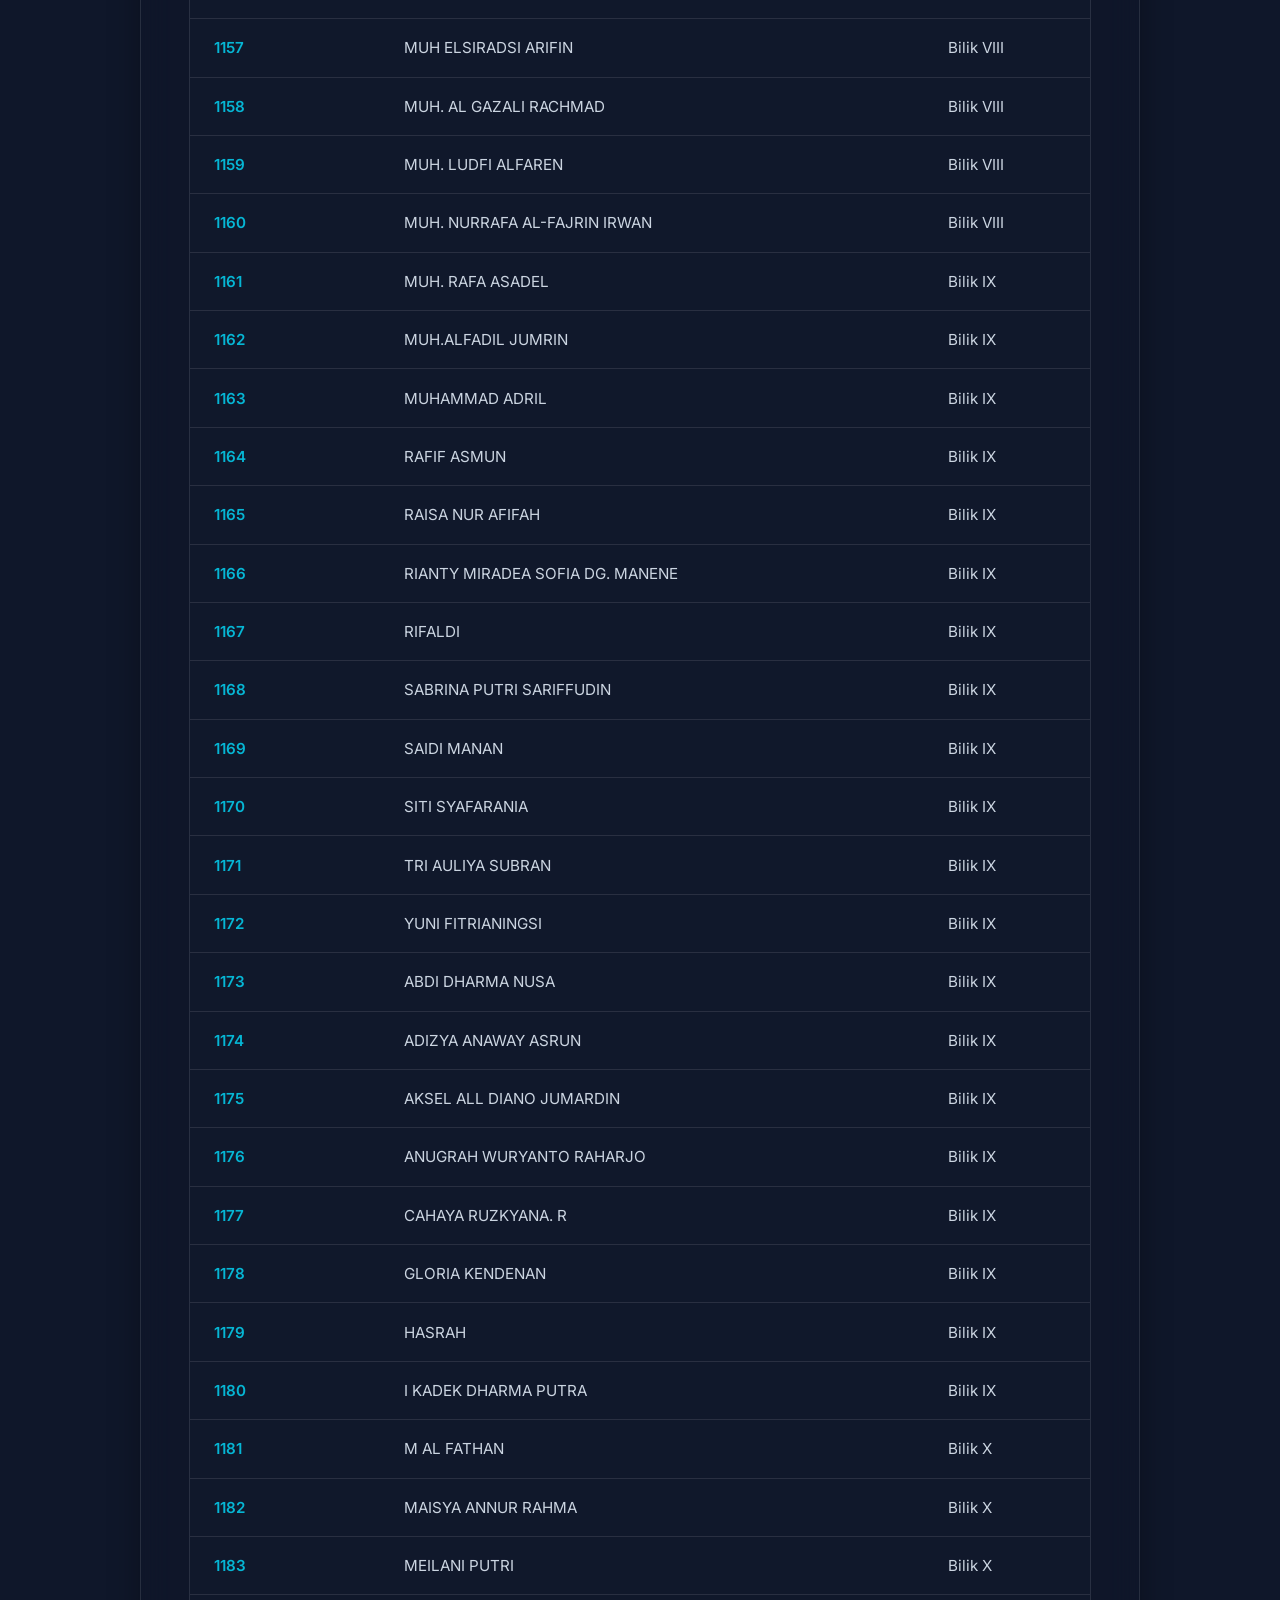
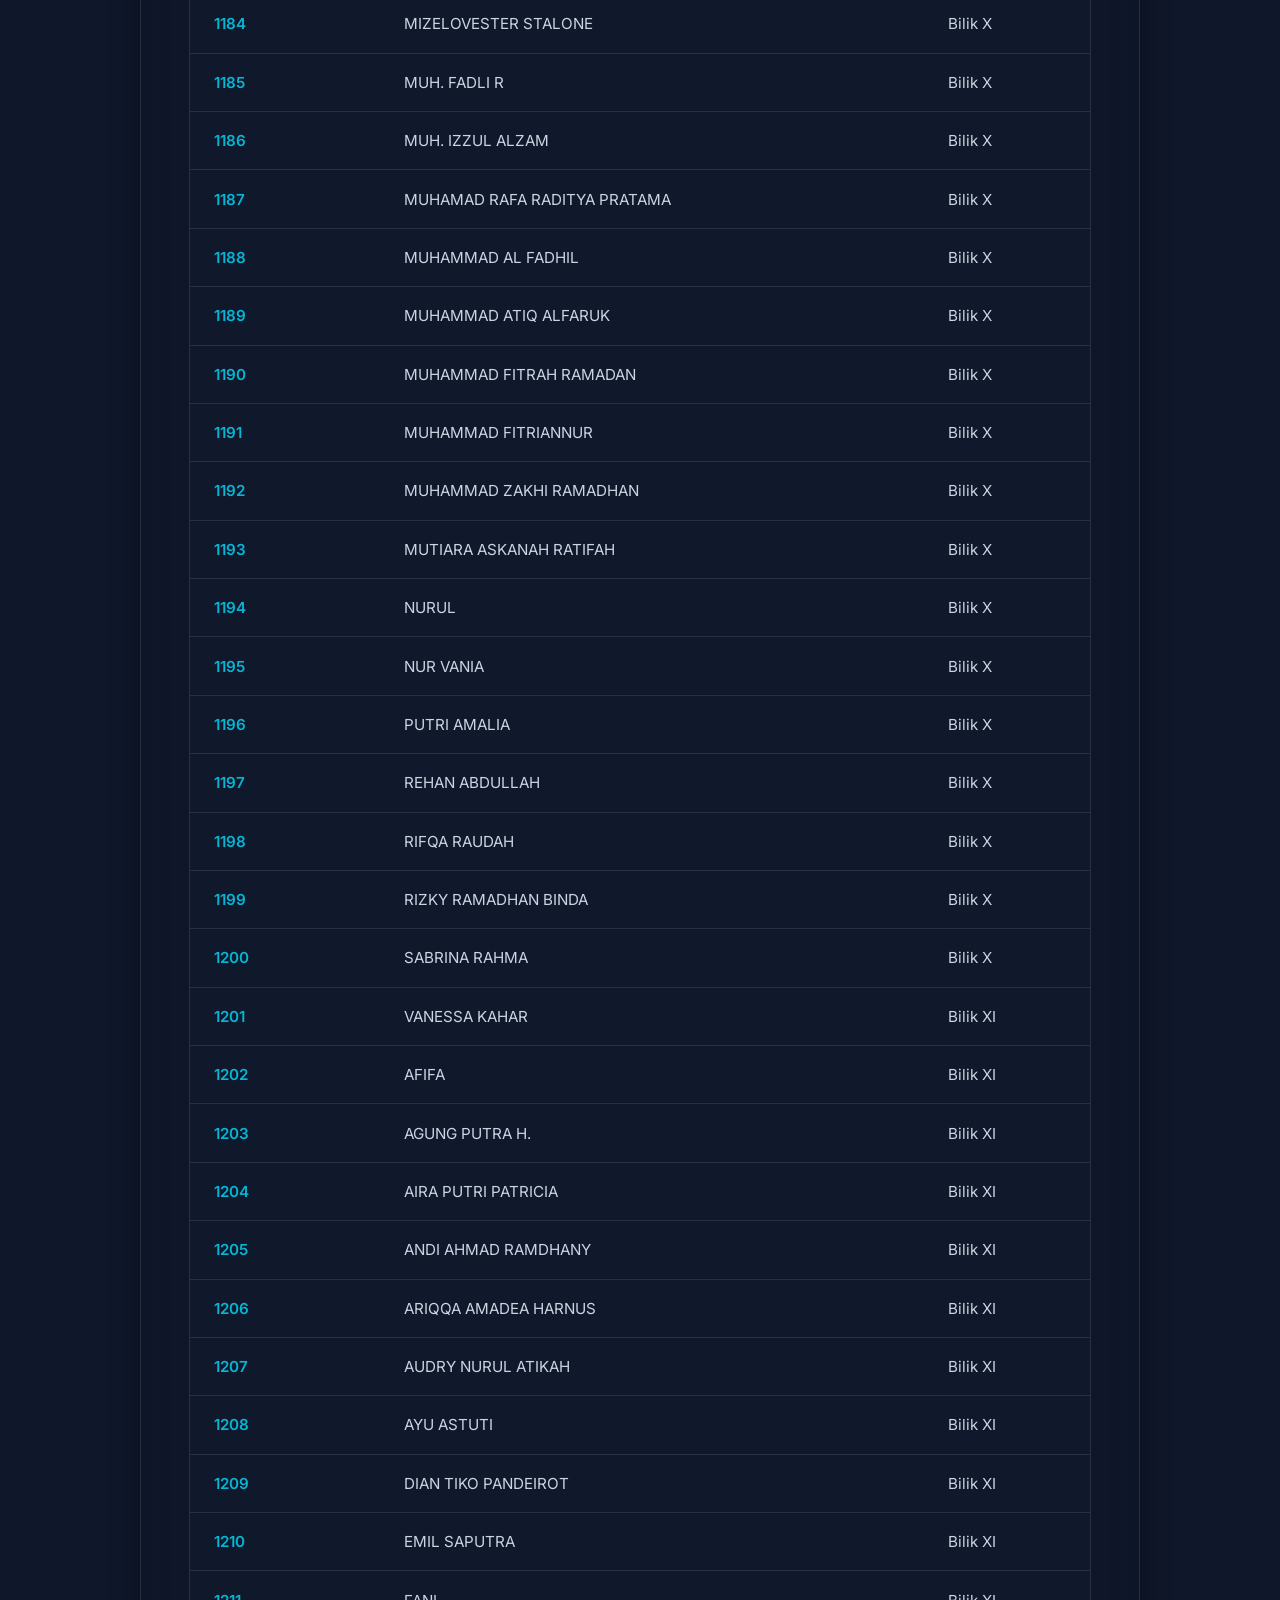
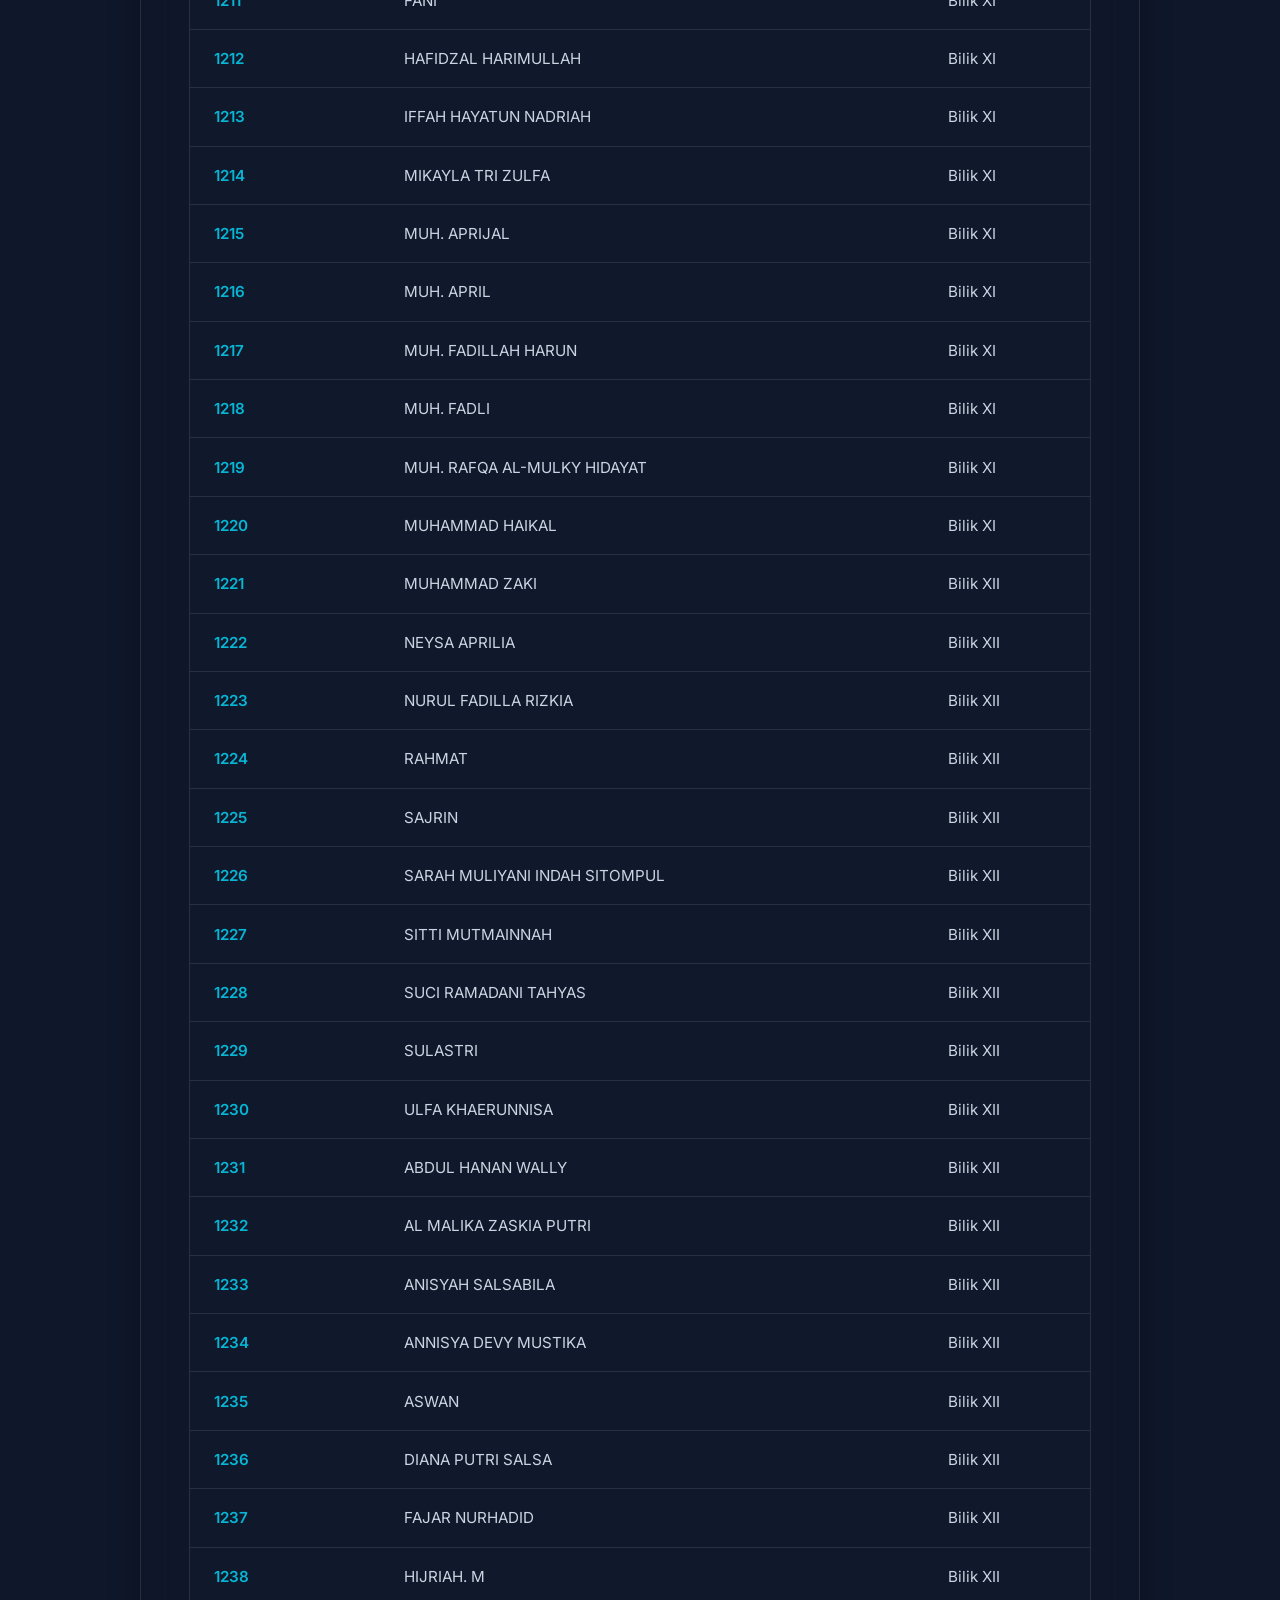
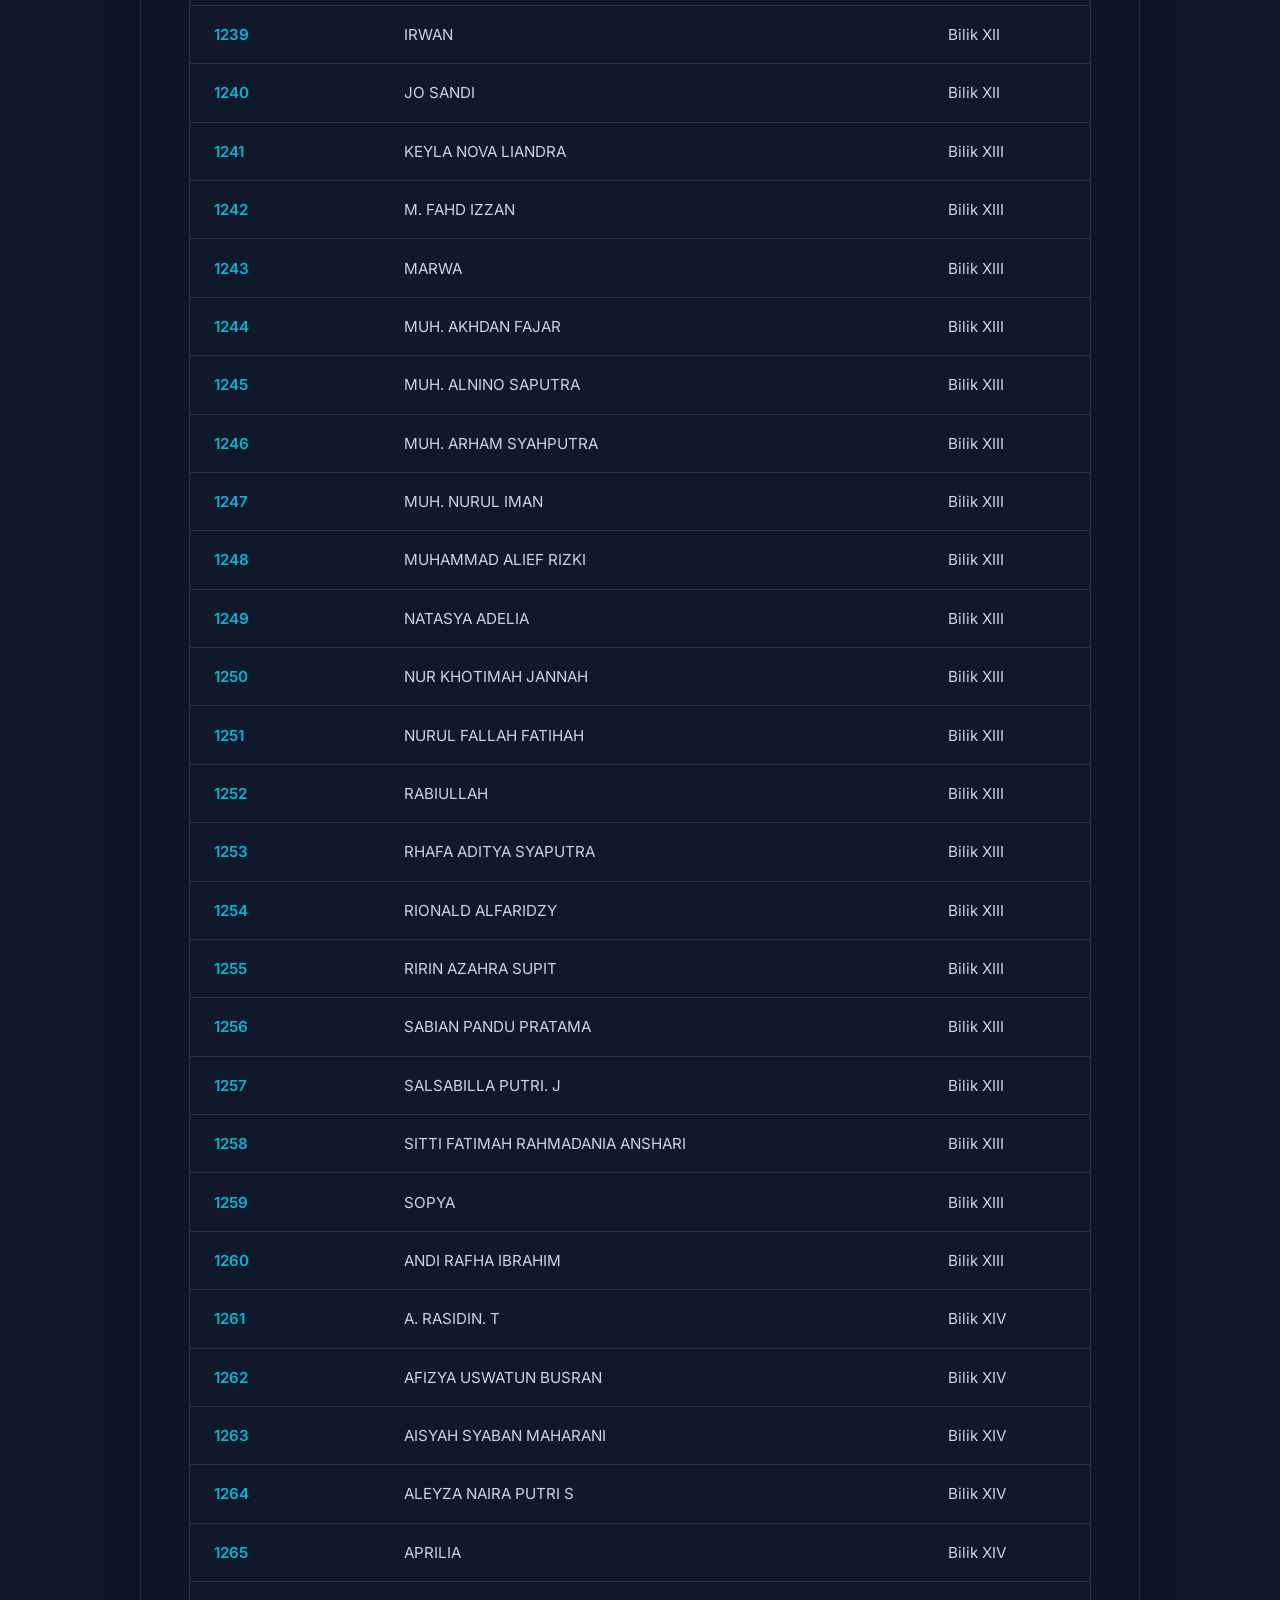
<file: peserta.html>
<!DOCTYPE html>
<html lang="id">
<head>
    <meta charset="UTF-8">
    <meta name="viewport" content="width=device-width, initial-scale=1.0">
    <title>Daftar Peserta AABD 2026</title>
    <meta name="description" content="Daftar peserta Asesmen Akhir Sekolah Berbasis Digital (AABD) 2026 beserta nomor ujian dan pembagian bilik.">
    <link href="https://fonts.googleapis.com/css2?family=Outfit:wght@300;400;600;800&family=Inter:wght@400;500;600&display=swap" rel="stylesheet">
    <link rel="stylesheet" href="css/styles.css">
    <link rel="icon" type="image/png" href="img/logo.png">
    <link rel="stylesheet" href="https://cdnjs.cloudflare.com/ajax/libs/font-awesome/6.0.0/css/all.min.css">
</head>
<body>
    <div class="background-overlay"></div>
    
    <nav class="glass-nav">
        <div class="nav-container">
            <a href="index.html" class="logo">
                <img src="img/logo.png" alt="Logo SMPN 3 Kendari">
                <div class="logo-text">
                    <div class="main-logo">AABD <span>2026</span></div>
                    <div class="school-name">SMP Negeri 3 Kendari</div>
                </div>
            </a>
            <ul class="nav-links">
                <li><a href="index.html">Beranda</a></li>
                <li><a href="simulasi.html">Simulasi AABD</a></li>
                <li><a href="pelaksanaan.html">Pelaksanaan AABD</a></li>
                <li><a href="peserta.html" style="color: var(--primary-light);">Daftar Peserta</a></li>
                <li><a href="index.html#jadwal">Jadwal</a></li>
            </ul>
            <div class="hamburger">
                <span></span><span></span><span></span>
            </div>
        </div>
    </nav>

    <header class="hero" style="min-height: 40vh; padding-top: 120px;">
        <div class="hero-content fade-in-up">
            <div class="badge">Data Peserta</div>
            <h2 class="hero-title">Daftar <span class="text-gradient">Peserta Ujian</span></h2>
            <p class="hero-subtitle">Cari nama atau nomor ujian Anda untuk melihat pembagian bilik ujian.</p>
        </div>
    </header>

    <main>
        <section class="section">
            <div class="container section-inner glass-card slide-in-up">
                <div class="search-container">
                    <i class="fas fa-search search-icon"></i>
                    <input type="text" id="participantSearch" class="search-input" placeholder="Cari Nama atau No Ujian...">
                </div>

                <div class="table-container">
                    <table class="schedule-table" id="participantTable">
                        <thead>
                            <tr>
                                <th>No Ujian</th>
                                <th>Nama Lengkap</th>
                                <th>Bilik</th>
                            </tr>
                        </thead>
                        <tbody>
                            <tr><td>1001</td><td>ABDURRAHMAN SHALEH</td><td>Bilik I</td></tr>
<tr><td>1002</td><td>AINNAYA ALFATIHAH RAHMAT</td><td>Bilik I</td></tr>
<tr><td>1003</td><td>ANINDYA AYATUL HUSNA</td><td>Bilik I</td></tr>
<tr><td>1004</td><td>ARY PERDANA</td><td>Bilik I</td></tr>
<tr><td>1005</td><td>AURELIA AS MILANI</td><td>Bilik I</td></tr>
<tr><td>1006</td><td>AZRIL APRILIANTO</td><td>Bilik I</td></tr>
<tr><td>1007</td><td>DIVINA FANIANSA</td><td>Bilik I</td></tr>
<tr><td>1008</td><td>FADHILAH RAYNA YAFFA</td><td>Bilik I</td></tr>
<tr><td>1009</td><td>FANI RAHMAWATI</td><td>Bilik I</td></tr>
<tr><td>1010</td><td>FITRIA BUNGA EMILIA</td><td>Bilik I</td></tr>
<tr><td>1011</td><td>FRISCHA PUTRI ISBAR</td><td>Bilik I</td></tr>
<tr><td>1012</td><td>HARUN INDRA SANTOSO FAMAR</td><td>Bilik I</td></tr>
<tr><td>1013</td><td>INKHA JUNITA ILHAM</td><td>Bilik I</td></tr>
<tr><td>1014</td><td>JAIZA CAHYA KHUMAIRA</td><td>Bilik I</td></tr>
<tr><td>1015</td><td>LINDA APRILIA</td><td>Bilik I</td></tr>
<tr><td>1016</td><td>LUTHFIYAH SALSABILA</td><td>Bilik I</td></tr>
<tr><td>1017</td><td>M. LOFES FLORENSA ABEN</td><td>Bilik I</td></tr>
<tr><td>1018</td><td>MEISYAH ANDRIANI</td><td>Bilik I</td></tr>
<tr><td>1019</td><td>MUH. REYHAN</td><td>Bilik I</td></tr>
<tr><td>1020</td><td>MUHAMMAD BINTANG RAMADHAN</td><td>Bilik I</td></tr>
<tr><td>1021</td><td>MUHAMMAD SHOLEH ANUGRAH</td><td>Bilik II</td></tr>
<tr><td>1022</td><td>NETHERLAND</td><td>Bilik II</td></tr>
<tr><td>1023</td><td>NUR ANISA</td><td>Bilik II</td></tr>
<tr><td>1024</td><td>NUR FADHILA</td><td>Bilik II</td></tr>
<tr><td>1025</td><td>NUR FADILLAH RAHMADANI</td><td>Bilik II</td></tr>
<tr><td>1026</td><td>NUR ULVIA WA'ABIDAH</td><td>Bilik II</td></tr>
<tr><td>1027</td><td>ST. FATIMAH INAYAH</td><td>Bilik II</td></tr>
<tr><td>1028</td><td>SYARNI SYAHRUL. B</td><td>Bilik II</td></tr>
<tr><td>1029</td><td>ZUFAIRAH AZIZAH</td><td>Bilik II</td></tr>
<tr><td>1030</td><td>ABDUL MUJAHIDIN FATIH AL- MUBAROQ</td><td>Bilik II</td></tr>
<tr><td>1031</td><td>AHMAD AFANDY</td><td>Bilik II</td></tr>
<tr><td>1032</td><td>AKMAL FAWZI</td><td>Bilik II</td></tr>
<tr><td>1033</td><td>AL'FAIZ</td><td>Bilik II</td></tr>
<tr><td>1034</td><td>ALMIRAH MAISYAH YUSUF</td><td>Bilik II</td></tr>
<tr><td>1035</td><td>ALYA MEIDYFA</td><td>Bilik II</td></tr>
<tr><td>1036</td><td>ASYIFAH DEKA RAHMADANI</td><td>Bilik II</td></tr>
<tr><td>1037</td><td>ATIKA DEWI PRATIWI</td><td>Bilik II</td></tr>
<tr><td>1038</td><td>AZHARA AULIA RAHMADANI</td><td>Bilik II</td></tr>
<tr><td>1039</td><td>CITRA FAJRIN NIHAYA</td><td>Bilik II</td></tr>
<tr><td>1040</td><td>FAIZA EILIYAH</td><td>Bilik II</td></tr>
<tr><td>1041</td><td>FAIZHA NURFADILLA POLINGAY</td><td>Bilik III</td></tr>
<tr><td>1042</td><td>HAIKAL ADITYA</td><td>Bilik III</td></tr>
<tr><td>1043</td><td>HERA INDRIYANI</td><td>Bilik III</td></tr>
<tr><td>1044</td><td>JESIKA ADELIA WULANDARI</td><td>Bilik III</td></tr>
<tr><td>1045</td><td>MISYAEL NOVANKA TANAMAL</td><td>Bilik III</td></tr>
<tr><td>1046</td><td>MUH. LUCKY PRATAMA</td><td>Bilik III</td></tr>
<tr><td>1047</td><td>MUH. MAULANA RAFIUSYSYAN</td><td>Bilik III</td></tr>
<tr><td>1048</td><td>MUH.NUZULUL QUR'AN R</td><td>Bilik III</td></tr>
<tr><td>1049</td><td>MUH.REZKY</td><td>Bilik III</td></tr>
<tr><td>1050</td><td>MUHAMMAD RASYA</td><td>Bilik III</td></tr>
<tr><td>1051</td><td>MUHAMMAD YUSUF AL ISLAMI</td><td>Bilik III</td></tr>
<tr><td>1052</td><td>NAYLAH RESKY WARDAH</td><td>Bilik III</td></tr>
<tr><td>1053</td><td>OLIVIA NADIA PUTRI</td><td>Bilik III</td></tr>
<tr><td>1054</td><td>PRISCHA APRICILIA TANGNGA</td><td>Bilik III</td></tr>
<tr><td>1055</td><td>REHAN</td><td>Bilik III</td></tr>
<tr><td>1056</td><td>REZKY AL MUHARRAM</td><td>Bilik III</td></tr>
<tr><td>1057</td><td>SITI SAHARA</td><td>Bilik III</td></tr>
<tr><td>1058</td><td>ZALFA NAZHIFAH QATHRUNNADA</td><td>Bilik III</td></tr>
<tr><td>1059</td><td>ABDUL RAHMAN RAJA</td><td>Bilik III</td></tr>
<tr><td>1060</td><td>ADELIA</td><td>Bilik III</td></tr>
<tr><td>1061</td><td>ADELYA KHANZA PUTRI</td><td>Bilik IV</td></tr>
<tr><td>1062</td><td>ALLECIA QIAS ALMAIRAH</td><td>Bilik IV</td></tr>
<tr><td>1063</td><td>ANDI MIKHAYLLAH AZKA</td><td>Bilik IV</td></tr>
<tr><td>1064</td><td>ANJAS SAPUTRA</td><td>Bilik IV</td></tr>
<tr><td>1065</td><td>ANUGRAH AMELIA FALENSYAH</td><td>Bilik IV</td></tr>
<tr><td>1066</td><td>AQNI PRISILIA ILHAM</td><td>Bilik IV</td></tr>
<tr><td>1067</td><td>AVRILIA LINTIN</td><td>Bilik IV</td></tr>
<tr><td>1068</td><td>AYU FANESA</td><td>Bilik IV</td></tr>
<tr><td>1069</td><td>DHEDE ALDYANSYAH</td><td>Bilik IV</td></tr>
<tr><td>1070</td><td>DWI EFAN SAPUTRA</td><td>Bilik IV</td></tr>
<tr><td>1071</td><td>FAKHIRAN AZHAAR</td><td>Bilik IV</td></tr>
<tr><td>1072</td><td>FEBRIANSYAH</td><td>Bilik IV</td></tr>
<tr><td>1073</td><td>GEMPITA</td><td>Bilik IV</td></tr>
<tr><td>1074</td><td>GLEEN LEONEL TIKKA</td><td>Bilik IV</td></tr>
<tr><td>1075</td><td>JEREMI</td><td>Bilik IV</td></tr>
<tr><td>1076</td><td>LULU ULVIANA</td><td>Bilik IV</td></tr>
<tr><td>1077</td><td>MUH. ALFIANSYAH PUTRA</td><td>Bilik IV</td></tr>
<tr><td>1078</td><td>MUH. AQIL DZAKA</td><td>Bilik IV</td></tr>
<tr><td>1079</td><td>MUH. FADLAN</td><td>Bilik IV</td></tr>
<tr><td>1080</td><td>MUHAMMAD BAYU</td><td>Bilik IV</td></tr>
<tr><td>1081</td><td>MULYASSAR</td><td>Bilik V</td></tr>
<tr><td>1082</td><td>NUR ZAZQYAH</td><td>Bilik V</td></tr>
<tr><td>1083</td><td>QIRANA SANGGULA ARIFUDDIN</td><td>Bilik V</td></tr>
<tr><td>1084</td><td>RIFKY ARIYANDI SAGUNI</td><td>Bilik V</td></tr>
<tr><td>1085</td><td>RIZKY HERDIANSYAH</td><td>Bilik V</td></tr>
<tr><td>1086</td><td>SRI MULYANI</td><td>Bilik V</td></tr>
<tr><td>1087</td><td>AIRIN ARIFIN</td><td>Bilik V</td></tr>
<tr><td>1088</td><td>AKRAM JAELANI NURDIN</td><td>Bilik V</td></tr>
<tr><td>1089</td><td>ALGIFACHRY MAS`UD</td><td>Bilik V</td></tr>
<tr><td>1090</td><td>ANDIKA PUTRA PRATAMAR</td><td>Bilik V</td></tr>
<tr><td>1091</td><td>ANGELINA PAREANG MAUTAS</td><td>Bilik V</td></tr>
<tr><td>1092</td><td>ARTIKA PRAMESWARI</td><td>Bilik V</td></tr>
<tr><td>1093</td><td>ATIKAH APRILIA PUTRI LENONGHIDE</td><td>Bilik V</td></tr>
<tr><td>1094</td><td>ATTHUR AS SHIDDIQ RIDHO</td><td>Bilik V</td></tr>
<tr><td>1095</td><td>AURELIA</td><td>Bilik V</td></tr>
<tr><td>1096</td><td>BUNGA NUR INDAH</td><td>Bilik V</td></tr>
<tr><td>1097</td><td>DELANG PUSPITA</td><td>Bilik V</td></tr>
<tr><td>1098</td><td>GABRIEL TAMBANG</td><td>Bilik V</td></tr>
<tr><td>1099</td><td>GHALIB AL FAHIM LILY</td><td>Bilik V</td></tr>
<tr><td>1100</td><td>INAR</td><td>Bilik V</td></tr>
<tr><td>1101</td><td>MARIANA LANUS</td><td>Bilik VI</td></tr>
<tr><td>1102</td><td>MUH SANDI ANDRIAWAN</td><td>Bilik VI</td></tr>
<tr><td>1103</td><td>MUH. ALI SYABANA</td><td>Bilik VI</td></tr>
<tr><td>1104</td><td>MUH. DAFFA AR RIZKY</td><td>Bilik VI</td></tr>
<tr><td>1105</td><td>MUH. RIFAT APRILIANSYAH</td><td>Bilik VI</td></tr>
<tr><td>1106</td><td>MUHAMMAD AMIRUL HAQ</td><td>Bilik VI</td></tr>
<tr><td>1107</td><td>MUHAMMAD YUQY ILLHAM</td><td>Bilik VI</td></tr>
<tr><td>1108</td><td>NAJWA PUTRI AYDEN</td><td>Bilik VI</td></tr>
<tr><td>1109</td><td>NIA RAMADANI</td><td>Bilik VI</td></tr>
<tr><td>1110</td><td>NUR ZAQIRAH TAMRIN</td><td>Bilik VI</td></tr>
<tr><td>1111</td><td>PERDI</td><td>Bilik VI</td></tr>
<tr><td>1112</td><td>RAYHAND KUSNIANTORO ESSURUW</td><td>Bilik VI</td></tr>
<tr><td>1113</td><td>SERLIANA DENISTA</td><td>Bilik VI</td></tr>
<tr><td>1114</td><td>SISKA</td><td>Bilik VI</td></tr>
<tr><td>1115</td><td>NURFADILA</td><td>Bilik VI</td></tr>
<tr><td>1116</td><td>AFIKAH DAMAYANTI</td><td>Bilik VI</td></tr>
<tr><td>1117</td><td>ALIF NUR HASAN</td><td>Bilik VI</td></tr>
<tr><td>1118</td><td>ALWAIS</td><td>Bilik VI</td></tr>
<tr><td>1119</td><td>ANATASYA PUTRI TAMRIN</td><td>Bilik VI</td></tr>
<tr><td>1120</td><td>ANDI ARFATULLAH MAKMUR</td><td>Bilik VI</td></tr>
<tr><td>1121</td><td>ARDILA SEPTIANSYA ARDIN</td><td>Bilik VII</td></tr>
<tr><td>1122</td><td>ARIKHA APSARI</td><td>Bilik VII</td></tr>
<tr><td>1123</td><td>BINTANG</td><td>Bilik VII</td></tr>
<tr><td>1124</td><td>DEWA ANUGRAH TORADA</td><td>Bilik VII</td></tr>
<tr><td>1125</td><td>DINDA DWI DJANURTI</td><td>Bilik VII</td></tr>
<tr><td>1126</td><td>FAHRY FAISAL</td><td>Bilik VII</td></tr>
<tr><td>1127</td><td>INDAH KIRANA</td><td>Bilik VII</td></tr>
<tr><td>1128</td><td>M. FADEL ALFIAN. S</td><td>Bilik VII</td></tr>
<tr><td>1129</td><td>M. RAHMAT MUNAJAD A.</td><td>Bilik VII</td></tr>
<tr><td>1130</td><td>MUH. AIDIL ADHA</td><td>Bilik VII</td></tr>
<tr><td>1131</td><td>MUHAMAD RAFANDA NAUFAL</td><td>Bilik VII</td></tr>
<tr><td>1132</td><td>MUHAMMAD AISY AFRAH ISAMU</td><td>Bilik VII</td></tr>
<tr><td>1133</td><td>MUHAMMAD GIOVANI SAPUTRA</td><td>Bilik VII</td></tr>
<tr><td>1134</td><td>NIKEN ANGRAINI</td><td>Bilik VII</td></tr>
<tr><td>1135</td><td>NOVITA</td><td>Bilik VII</td></tr>
<tr><td>1136</td><td>NURUL ISNAINI JUNAEKA RAHMAN</td><td>Bilik VII</td></tr>
<tr><td>1137</td><td>RESTY MELANI PUTRI</td><td>Bilik VII</td></tr>
<tr><td>1138</td><td>RYAN FEBRYANSYAH</td><td>Bilik VII</td></tr>
<tr><td>1139</td><td>SAFA FEBRIANTI PUTRI</td><td>Bilik VII</td></tr>
<tr><td>1140</td><td>WAHYU SILAMBI' TODING ALLO</td><td>Bilik VII</td></tr>
<tr><td>1141</td><td>YOHANA MARTINA LIUNG</td><td>Bilik VIII</td></tr>
<tr><td>1142</td><td>ZAHRA MEYCHAN</td><td>Bilik VIII</td></tr>
<tr><td>1145</td><td>AHMAD REZKI SAPUTRA. F</td><td>Bilik VIII</td></tr>
<tr><td>1146</td><td>AMELIA SYAVRIANTI</td><td>Bilik VIII</td></tr>
<tr><td>1147</td><td>ANDI ATHAYA ANWARUL HAQ</td><td>Bilik VIII</td></tr>
<tr><td>1148</td><td>ANUGRAH AZ ZAHRA</td><td>Bilik VIII</td></tr>
<tr><td>1149</td><td>BILLAL</td><td>Bilik VIII</td></tr>
<tr><td>1150</td><td>DINI ZALSABILAH RAHMAN</td><td>Bilik VIII</td></tr>
<tr><td>1151</td><td>DIRWANSYAH PRATAMA</td><td>Bilik VIII</td></tr>
<tr><td>1152</td><td>ERLINDA EPRILIA HANIF AHMAD ERWIN</td><td>Bilik VIII</td></tr>
<tr><td>1153</td><td>FARHAN DWI DARMAWAN</td><td>Bilik VIII</td></tr>
<tr><td>1154</td><td>HAIKAL IRAWAN</td><td>Bilik VIII</td></tr>
<tr><td>1155</td><td>IRNELYA RAMADHANI TORADA</td><td>Bilik VIII</td></tr>
<tr><td>1156</td><td>KEYSIA NOVA LIANDRA</td><td>Bilik VIII</td></tr>
<tr><td>1157</td><td>MUH ELSIRADSI ARIFIN</td><td>Bilik VIII</td></tr>
<tr><td>1158</td><td>MUH. AL GAZALI RACHMAD</td><td>Bilik VIII</td></tr>
<tr><td>1159</td><td>MUH. LUDFI ALFAREN</td><td>Bilik VIII</td></tr>
<tr><td>1160</td><td>MUH. NURRAFA AL-FAJRIN IRWAN</td><td>Bilik VIII</td></tr>
<tr><td>1161</td><td>MUH. RAFA ASADEL</td><td>Bilik IX</td></tr>
<tr><td>1162</td><td>MUH.ALFADIL JUMRIN</td><td>Bilik IX</td></tr>
<tr><td>1163</td><td>MUHAMMAD ADRIL</td><td>Bilik IX</td></tr>
<tr><td>1164</td><td>RAFIF ASMUN</td><td>Bilik IX</td></tr>
<tr><td>1165</td><td>RAISA NUR AFIFAH</td><td>Bilik IX</td></tr>
<tr><td>1166</td><td>RIANTY MIRADEA SOFIA DG. MANENE</td><td>Bilik IX</td></tr>
<tr><td>1167</td><td>RIFALDI</td><td>Bilik IX</td></tr>
<tr><td>1168</td><td>SABRINA PUTRI SARIFFUDIN</td><td>Bilik IX</td></tr>
<tr><td>1169</td><td>SAIDI MANAN</td><td>Bilik IX</td></tr>
<tr><td>1170</td><td>SITI SYAFARANIA</td><td>Bilik IX</td></tr>
<tr><td>1171</td><td>TRI AULIYA SUBRAN</td><td>Bilik IX</td></tr>
<tr><td>1172</td><td>YUNI FITRIANINGSI</td><td>Bilik IX</td></tr>
<tr><td>1173</td><td>ABDI DHARMA NUSA</td><td>Bilik IX</td></tr>
<tr><td>1174</td><td>ADIZYA ANAWAY ASRUN</td><td>Bilik IX</td></tr>
<tr><td>1175</td><td>AKSEL ALL DIANO JUMARDIN</td><td>Bilik IX</td></tr>
<tr><td>1176</td><td>ANUGRAH WURYANTO RAHARJO</td><td>Bilik IX</td></tr>
<tr><td>1177</td><td>CAHAYA RUZKYANA. R</td><td>Bilik IX</td></tr>
<tr><td>1178</td><td>GLORIA KENDENAN</td><td>Bilik IX</td></tr>
<tr><td>1179</td><td>HASRAH</td><td>Bilik IX</td></tr>
<tr><td>1180</td><td>I KADEK DHARMA PUTRA</td><td>Bilik IX</td></tr>
<tr><td>1181</td><td>M AL FATHAN</td><td>Bilik X</td></tr>
<tr><td>1182</td><td>MAISYA ANNUR RAHMA</td><td>Bilik X</td></tr>
<tr><td>1183</td><td>MEILANI PUTRI</td><td>Bilik X</td></tr>
<tr><td>1184</td><td>MIZELOVESTER STALONE</td><td>Bilik X</td></tr>
<tr><td>1185</td><td>MUH. FADLI R</td><td>Bilik X</td></tr>
<tr><td>1186</td><td>MUH. IZZUL ALZAM</td><td>Bilik X</td></tr>
<tr><td>1187</td><td>MUHAMAD RAFA RADITYA PRATAMA</td><td>Bilik X</td></tr>
<tr><td>1188</td><td>MUHAMMAD AL FADHIL</td><td>Bilik X</td></tr>
<tr><td>1189</td><td>MUHAMMAD ATIQ ALFARUK</td><td>Bilik X</td></tr>
<tr><td>1190</td><td>MUHAMMAD FITRAH RAMADAN</td><td>Bilik X</td></tr>
<tr><td>1191</td><td>MUHAMMAD FITRIANNUR</td><td>Bilik X</td></tr>
<tr><td>1192</td><td>MUHAMMAD ZAKHI RAMADHAN</td><td>Bilik X</td></tr>
<tr><td>1193</td><td>MUTIARA ASKANAH RATIFAH</td><td>Bilik X</td></tr>
<tr><td>1194</td><td>NURUL</td><td>Bilik X</td></tr>
<tr><td>1195</td><td>NUR VANIA</td><td>Bilik X</td></tr>
<tr><td>1196</td><td>PUTRI AMALIA</td><td>Bilik X</td></tr>
<tr><td>1197</td><td>REHAN ABDULLAH</td><td>Bilik X</td></tr>
<tr><td>1198</td><td>RIFQA RAUDAH</td><td>Bilik X</td></tr>
<tr><td>1199</td><td>RIZKY RAMADHAN BINDA</td><td>Bilik X</td></tr>
<tr><td>1200</td><td>SABRINA RAHMA</td><td>Bilik X</td></tr>
<tr><td>1201</td><td>VANESSA KAHAR</td><td>Bilik XI</td></tr>
<tr><td>1202</td><td>AFIFA</td><td>Bilik XI</td></tr>
<tr><td>1203</td><td>AGUNG PUTRA H.</td><td>Bilik XI</td></tr>
<tr><td>1204</td><td>AIRA PUTRI PATRICIA</td><td>Bilik XI</td></tr>
<tr><td>1205</td><td>ANDI AHMAD RAMDHANY</td><td>Bilik XI</td></tr>
<tr><td>1206</td><td>ARIQQA AMADEA HARNUS</td><td>Bilik XI</td></tr>
<tr><td>1207</td><td>AUDRY NURUL ATIKAH</td><td>Bilik XI</td></tr>
<tr><td>1208</td><td>AYU ASTUTI</td><td>Bilik XI</td></tr>
<tr><td>1209</td><td>DIAN TIKO PANDEIROT</td><td>Bilik XI</td></tr>
<tr><td>1210</td><td>EMIL SAPUTRA</td><td>Bilik XI</td></tr>
<tr><td>1211</td><td>FANI</td><td>Bilik XI</td></tr>
<tr><td>1212</td><td>HAFIDZAL HARIMULLAH</td><td>Bilik XI</td></tr>
<tr><td>1213</td><td>IFFAH HAYATUN NADRIAH</td><td>Bilik XI</td></tr>
<tr><td>1214</td><td>MIKAYLA TRI ZULFA</td><td>Bilik XI</td></tr>
<tr><td>1215</td><td>MUH. APRIJAL</td><td>Bilik XI</td></tr>
<tr><td>1216</td><td>MUH. APRIL</td><td>Bilik XI</td></tr>
<tr><td>1217</td><td>MUH. FADILLAH HARUN</td><td>Bilik XI</td></tr>
<tr><td>1218</td><td>MUH. FADLI</td><td>Bilik XI</td></tr>
<tr><td>1219</td><td>MUH. RAFQA AL-MULKY HIDAYAT</td><td>Bilik XI</td></tr>
<tr><td>1220</td><td>MUHAMMAD HAIKAL</td><td>Bilik XI</td></tr>
<tr><td>1221</td><td>MUHAMMAD ZAKI</td><td>Bilik XII</td></tr>
<tr><td>1222</td><td>NEYSA APRILIA</td><td>Bilik XII</td></tr>
<tr><td>1223</td><td>NURUL FADILLA RIZKIA</td><td>Bilik XII</td></tr>
<tr><td>1224</td><td>RAHMAT</td><td>Bilik XII</td></tr>
<tr><td>1225</td><td>SAJRIN</td><td>Bilik XII</td></tr>
<tr><td>1226</td><td>SARAH MULIYANI INDAH SITOMPUL</td><td>Bilik XII</td></tr>
<tr><td>1227</td><td>SITTI MUTMAINNAH</td><td>Bilik XII</td></tr>
<tr><td>1228</td><td>SUCI RAMADANI TAHYAS</td><td>Bilik XII</td></tr>
<tr><td>1229</td><td>SULASTRI</td><td>Bilik XII</td></tr>
<tr><td>1230</td><td>ULFA KHAERUNNISA</td><td>Bilik XII</td></tr>
<tr><td>1231</td><td>ABDUL HANAN WALLY</td><td>Bilik XII</td></tr>
<tr><td>1232</td><td>AL MALIKA ZASKIA PUTRI</td><td>Bilik XII</td></tr>
<tr><td>1233</td><td>ANISYAH SALSABILA</td><td>Bilik XII</td></tr>
<tr><td>1234</td><td>ANNISYA DEVY MUSTIKA</td><td>Bilik XII</td></tr>
<tr><td>1235</td><td>ASWAN</td><td>Bilik XII</td></tr>
<tr><td>1236</td><td>DIANA PUTRI SALSA</td><td>Bilik XII</td></tr>
<tr><td>1237</td><td>FAJAR NURHADID</td><td>Bilik XII</td></tr>
<tr><td>1238</td><td>HIJRIAH. M</td><td>Bilik XII</td></tr>
<tr><td>1239</td><td>IRWAN</td><td>Bilik XII</td></tr>
<tr><td>1240</td><td>JO SANDI</td><td>Bilik XII</td></tr>
<tr><td>1241</td><td>KEYLA NOVA LIANDRA</td><td>Bilik XIII</td></tr>
<tr><td>1242</td><td>M. FAHD IZZAN</td><td>Bilik XIII</td></tr>
<tr><td>1243</td><td>MARWA</td><td>Bilik XIII</td></tr>
<tr><td>1244</td><td>MUH. AKHDAN FAJAR</td><td>Bilik XIII</td></tr>
<tr><td>1245</td><td>MUH. ALNINO SAPUTRA</td><td>Bilik XIII</td></tr>
<tr><td>1246</td><td>MUH. ARHAM SYAHPUTRA</td><td>Bilik XIII</td></tr>
<tr><td>1247</td><td>MUH. NURUL IMAN</td><td>Bilik XIII</td></tr>
<tr><td>1248</td><td>MUHAMMAD ALIEF RIZKI</td><td>Bilik XIII</td></tr>
<tr><td>1249</td><td>NATASYA ADELIA</td><td>Bilik XIII</td></tr>
<tr><td>1250</td><td>NUR KHOTIMAH JANNAH</td><td>Bilik XIII</td></tr>
<tr><td>1251</td><td>NURUL FALLAH FATIHAH</td><td>Bilik XIII</td></tr>
<tr><td>1252</td><td>RABIULLAH</td><td>Bilik XIII</td></tr>
<tr><td>1253</td><td>RHAFA ADITYA SYAPUTRA</td><td>Bilik XIII</td></tr>
<tr><td>1254</td><td>RIONALD ALFARIDZY</td><td>Bilik XIII</td></tr>
<tr><td>1255</td><td>RIRIN AZAHRA SUPIT</td><td>Bilik XIII</td></tr>
<tr><td>1256</td><td>SABIAN PANDU PRATAMA</td><td>Bilik XIII</td></tr>
<tr><td>1257</td><td>SALSABILLA PUTRI. J</td><td>Bilik XIII</td></tr>
<tr><td>1258</td><td>SITTI FATIMAH RAHMADANIA ANSHARI</td><td>Bilik XIII</td></tr>
<tr><td>1259</td><td>SOPYA</td><td>Bilik XIII</td></tr>
<tr><td>1260</td><td>ANDI RAFHA IBRAHIM</td><td>Bilik XIII</td></tr>
<tr><td>1261</td><td>A. RASIDIN. T</td><td>Bilik XIV</td></tr>
<tr><td>1262</td><td>AFIZYA USWATUN BUSRAN</td><td>Bilik XIV</td></tr>
<tr><td>1263</td><td>AISYAH SYABAN MAHARANI</td><td>Bilik XIV</td></tr>
<tr><td>1264</td><td>ALEYZA NAIRA PUTRI S</td><td>Bilik XIV</td></tr>
<tr><td>1265</td><td>APRILIA</td><td>Bilik XIV</td></tr>
<tr><td>1266</td><td>FERI PRIYANTO</td><td>Bilik XIV</td></tr>
<tr><td>1267</td><td>IDUL AL RIZKY</td><td>Bilik XIV</td></tr>
<tr><td>1268</td><td>MUH ALGHASALLI EKA PUTRA</td><td>Bilik XIV</td></tr>
<tr><td>1269</td><td>MUH. ALIF</td><td>Bilik XIV</td></tr>
<tr><td>1270</td><td>MUH. ALVIANSYAH</td><td>Bilik XIV</td></tr>
<tr><td>1271</td><td>MUH. FADHIL ALDZAKWAN</td><td>Bilik XIV</td></tr>
<tr><td>1272</td><td>MUH.ALFAHRI HASAN</td><td>Bilik XIV</td></tr>
<tr><td>1273</td><td>MUH.IBRAHIM</td><td>Bilik XIV</td></tr>
<tr><td>1274</td><td>MUHAMAD ARFAN</td><td>Bilik XIV</td></tr>
<tr><td>1275</td><td>MUTIARA KARTIKA ANGGRAENI</td><td>Bilik XV</td></tr>
<tr><td>1276</td><td>NABILA</td><td>Bilik XV</td></tr>
<tr><td>1277</td><td>NAJWA NUR SAKINAH</td><td>Bilik XV</td></tr>
<tr><td>1278</td><td>NASYANTI NUR RISMAN</td><td>Bilik XV</td></tr>
<tr><td>1279</td><td>NUR JAZHILA</td><td>Bilik XV</td></tr>
<tr><td>1280</td><td>NUR SAFYANI</td><td>Bilik XV</td></tr>
<tr><td>1281</td><td>NUR SRIWAHYUNI</td><td>Bilik XV</td></tr>
<tr><td>1282</td><td>RAHMAD RIDHO</td><td>Bilik XV</td></tr>
<tr><td>1283</td><td>RESKY AURA RAMADHANI</td><td>Bilik XV</td></tr>
<tr><td>1284</td><td>SILMAN RAMADHAN</td><td>Bilik XV</td></tr>
<tr><td>1285</td><td>SYAFIRA ANISA AKBAR</td><td>Bilik XV</td></tr>
<tr><td>1286</td><td>UMAR ABDUL AZIZ SOFIAN</td><td>Bilik XV</td></tr>
                        </tbody>
                    </table>
                    <div id="noResults" class="no-results">
                        <i class="fas fa-search-minus" style="font-size: 3rem; margin-bottom: 1rem; display: block; opacity: 0.5;"></i>
                        Data peserta tidak ditemukan.
                    </div>
                </div>
            </div>
        </section>
    </main>

    <footer class="glass-footer">
        <div class="footer-content">
            <div class="footer-logo">
                <div class="main-logo">AABD <span>2026</span></div>
                <div class="school-name" style="font-size: 0.7rem; color: var(--text-muted);">SMP Negeri 3 Kendari</div>
            </div>
            <p>&copy; 2026 Panitia Pelaksana AABD - SMP Negeri 3 Kendari. All rights reserved.</p>
        </div>
    </footer>

    <script src="js/script.js"></script>
    <script>
        document.getElementById('participantSearch').addEventListener('keyup', function() {
            let filter = this.value.toUpperCase();
            let rows = document.querySelectorAll("#participantTable tbody tr");
            let found = false;

            rows.forEach(row => {
                let noUjian = row.cells[0].textContent.toUpperCase();
                let nama = row.cells[1].textContent.toUpperCase();
                
                if (noUjian.indexOf(filter) > -1 || nama.indexOf(filter) > -1) {
                    row.style.display = "";
                    found = true;
                } else {
                    row.style.display = "none";
                }
            });

            document.getElementById('noResults').style.display = found ? "none" : "block";
            document.getElementById('participantTable').style.display = found ? "table" : "none";
        });
    </script>
</body>
</html>
</file>
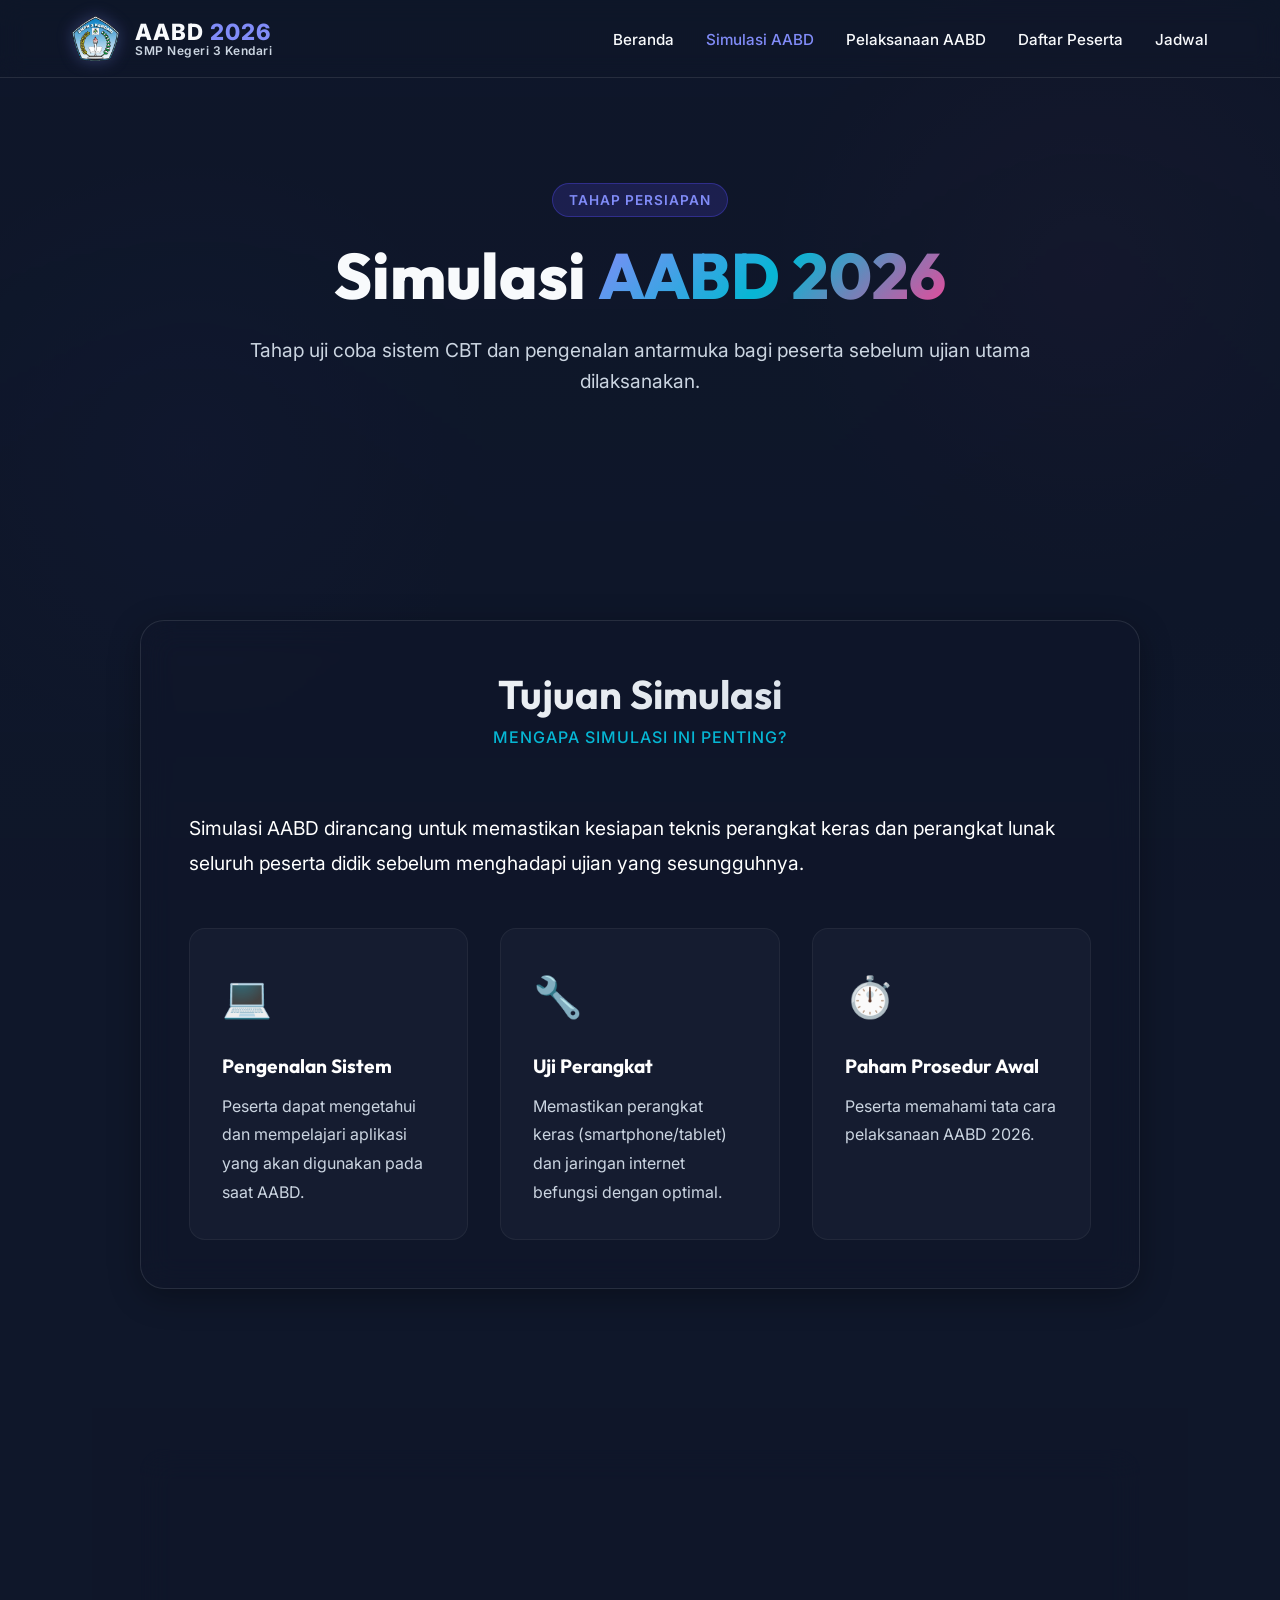
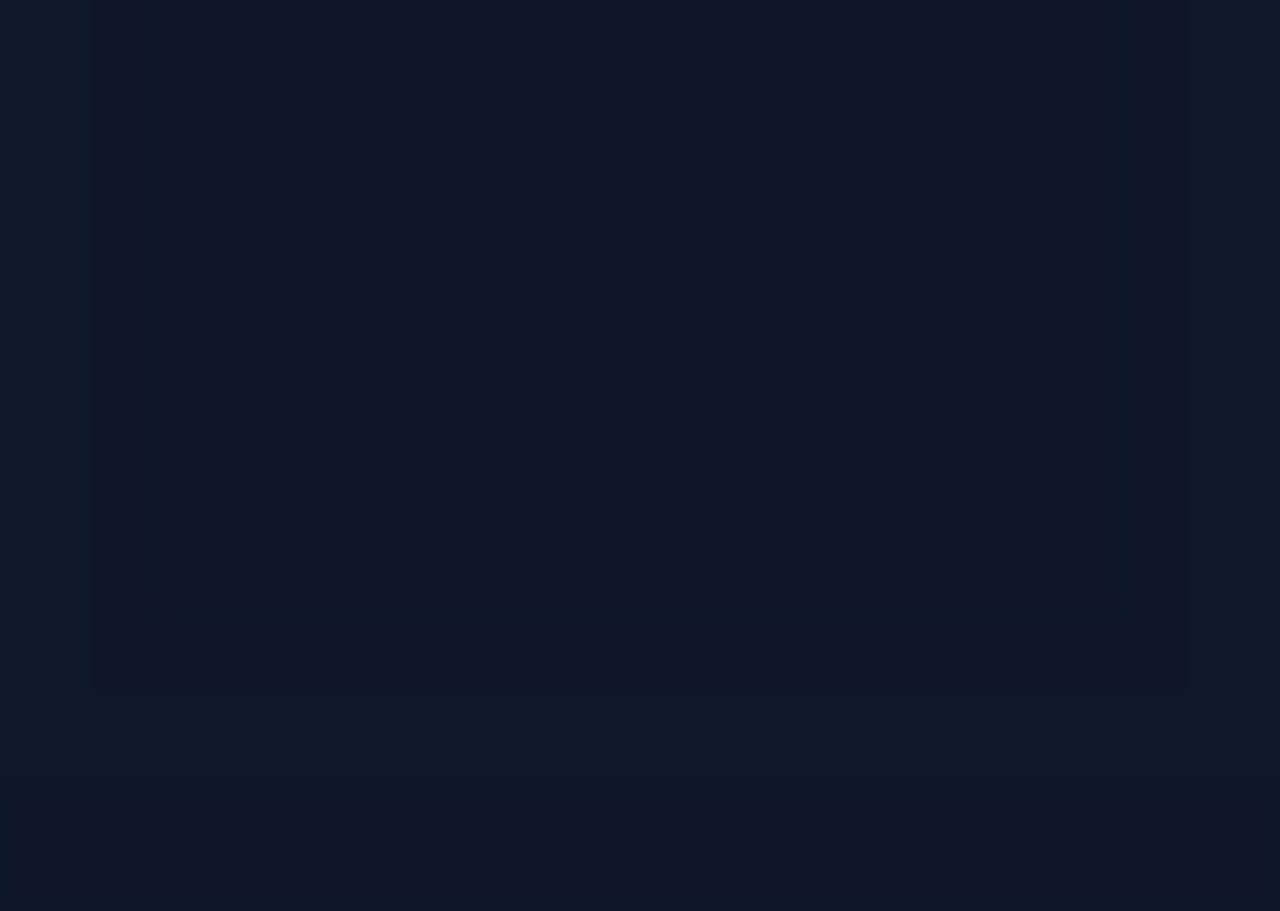
<file: simulasi.html>
<!DOCTYPE html>
<html lang="id">

<head>
    <meta charset="UTF-8">
    <meta name="viewport" content="width=device-width, initial-scale=1.0">
    <title>Simulasi AABD 2026</title>
    <meta name="description" content="Informasi mengenai Simulasi Asesmen Akhir Sekolah Berbasis Digital (AABD) 2026.">
    <link
        href="https://fonts.googleapis.com/css2?family=Outfit:wght@300;400;600;800&family=Inter:wght@400;500;600&display=swap"
        rel="stylesheet">
    <link rel="stylesheet" href="css/styles.css">
    <link rel="icon" type="image/png" href="img/logo.png">
</head>

<body>
    <div class="background-overlay"></div>

    <nav class="glass-nav">
        <div class="nav-container">
            <a href="index.html" class="logo">
                <img src="img/logo.png" alt="Logo SMPN 3 Kendari">
                <div class="logo-text">
                    <div class="main-logo">AABD <span>2026</span></div>
                    <div class="school-name">SMP Negeri 3 Kendari</div>
                </div>
            </a>
            <ul class="nav-links">
                <li><a href="index.html">Beranda</a></li>
                <li><a href="simulasi.html" style="color: var(--primary-light);">Simulasi AABD</a></li>
                <li><a href="pelaksanaan.html">Pelaksanaan AABD</a></li>
                <li><a href="peserta.html">Daftar Peserta</a></li>
                <li><a href="index.html#jadwal">Jadwal</a></li>
            </ul>
            <div class="hamburger">
                <span></span><span></span><span></span>
            </div>
        </div>
    </nav>

    <header class="hero" id="home" style="min-height: 60vh;">
        <div class="hero-content fade-in-up">
            <div class="badge">Tahap Persiapan</div>
            <h2 class="hero-title">Simulasi <span class="text-gradient">AABD 2026</span></h2>
            <p class="hero-subtitle">Tahap uji coba sistem CBT dan pengenalan antarmuka bagi peserta sebelum ujian utama
                dilaksanakan.</p>
        </div>
    </header>

    <main>
        <section class="section">
            <div class="container section-inner glass-card slide-in-left">
                <div class="section-header">
                    <h2>Tujuan Simulasi</h2>
                    <p>Mengapa simulasi ini penting?</p>
                </div>
                <div class="keterangan-content">
                    <p class="lead-text">Simulasi AABD dirancang untuk memastikan kesiapan teknis perangkat keras dan
                        perangkat lunak seluruh peserta didik sebelum menghadapi ujian yang sesungguhnya.</p>

                    <div class="features-grid">
                        <div class="feature-card">
                            <div class="feature-icon">💻</div>
                            <h3>Pengenalan Sistem</h3>
                            <p>Peserta dapat mengetahui dan mempelajari aplikasi yang akan digunakan pada saat AABD.</p>
                        </div>
                        <div class="feature-card">
                            <div class="feature-icon">🔧</div>
                            <h3>Uji Perangkat</h3>
                            <p>Memastikan perangkat keras (smartphone/tablet) dan jaringan internet befungsi dengan
                                optimal.</p>
                        </div>
                        <div class="feature-card">
                            <div class="feature-icon">⏱️</div>
                            <h3>Paham Prosedur Awal</h3>
                            <p>Peserta memahami tata cara pelaksanaan AABD 2026.</p>
                        </div>
                    </div>
                </div>
            </div>
        </section>

        <section class="section">
            <div class="container section-inner glass-card slide-in-right">
                <div class="section-header">
                    <h2>Tahapan Simulasi</h2>
                    <p>Alur pelaksanaan simulasi AABD</p>
                </div>

                <div class="steps-container">
                    <div class="step-card">
                        <div class="step-number">01</div>
                        <p>Download aplikasi <strong>Examora</strong> dari Google Play Store.</p>
                    </div>
                    <div class="step-card">
                        <div class="step-number">02</div>
                        <p>Setelah didownload jalankan aplikasinya.</p>
                    </div>
                    <div class="step-card">
                        <div class="step-number">03</div>
                        <p> Masukkan <strong>Token Examora</strong>. yaitu <strong>C5ZOXM-001</strong></p>
                    </div>
                    <div class="step-card">
                        <div class="step-number">04</div>
                        <p>Isi Nomor Peserta, Nama dan Bilik. Jika belum mengetahui Nomor Peserta atau Bilik dapat
                            dilihat <a href="peserta.html">Disini
                            </a></p>
                    </div>
                    <div class="step-card">
                        <div class="step-number">05</div>
                        <p>Kirim form dan selesai.</p>
                    </div>
                </div>
            </div>
        </section>

    </main>

    <footer class="glass-footer">
        <div class="footer-content">
            <div class="footer-logo">
                <div class="main-logo">AABD <span>2026</span></div>
                <div class="school-name" style="font-size: 0.7rem; color: var(--text-muted);">SMP Negeri 3 Kendari</div>
            </div>
            <p>&copy; 2026 Panitia Pelaksana AABD - SMP Negeri 3 Kendari. All rights reserved.</p>
        </div>
    </footer>

    <script src="js/script.js"></script>
</body>

</html>
</file>
<file: css/styles.css>
/* Base Styles & Custom Properties */
:root {
    --primary: #4f46e5;
    --primary-light: #818cf8;
    --secondary: #ec4899;
    --accent: #06b6d4;
    --bg-dark: #0f172a;
    --text-main: #f8fafc;
    --text-muted: #cbd5e1;
    --glass-bg: rgba(15, 23, 42, 0.6);
    --glass-border: rgba(255, 255, 255, 0.1);
    --glass-shadow: 0 8px 32px 0 rgba(0, 0, 0, 0.3);
}

* {
    margin: 0;
    padding: 0;
    box-sizing: border-box;
}

html {
    scroll-behavior: smooth;
    font-family: 'Inter', sans-serif;
    color: var(--text-main);
}

body {
    background-color: var(--bg-dark);
    min-height: 100vh;
    overflow-x: hidden;
    position: relative;
}

/* Background overlay with the generated image */
.background-overlay {
    position: fixed;
    top: 0;
    left: 0;
    width: 100%;
    height: 100%;
    /* Using absolute path for the generated background, with fallbacks */
    background: 
        linear-gradient(rgba(15, 23, 42, 0.6), rgba(15, 23, 42, 0.8)),
        radial-gradient(circle at 15% 50%, rgba(79, 70, 229, 0.15), transparent 25%),
        radial-gradient(circle at 85% 30%, rgba(236, 72, 153, 0.15), transparent 25%),
        url("file:///C:/Users/Dapodik/.gemini/antigravity/brain/5d534c29-76da-4fe1-ba6e-22519cc49d79/aabd_bg_1777348530012.png") center/cover no-repeat;
    z-index: -1;
    opacity: 0.5;
}

h1, h2, h3, h4, h5, h6 {
    font-family: 'Outfit', sans-serif;
}

.text-gradient {
    background: linear-gradient(135deg, var(--primary-light), var(--accent), var(--secondary));
    -webkit-background-clip: text;
    -webkit-text-fill-color: transparent;
    background-clip: text;
    display: inline-block;
}

/* Glassmorphism Utilities */
.glass-nav {
    position: fixed;
    top: 0;
    width: 100%;
    background: rgba(15, 23, 42, 0.4);
    backdrop-filter: blur(12px);
    -webkit-backdrop-filter: blur(12px);
    border-bottom: 1px solid var(--glass-border);
    z-index: 1000;
    transition: all 0.3s ease;
}

.glass-nav.scrolled {
    background: rgba(15, 23, 42, 0.8);
    box-shadow: var(--glass-shadow);
}

.glass-card {
    background: var(--glass-bg);
    backdrop-filter: blur(16px);
    -webkit-backdrop-filter: blur(16px);
    border: 1px solid var(--glass-border);
    border-radius: 24px;
    padding: 3rem;
    box-shadow: var(--glass-shadow);
}

/* Navigation */
.nav-container {
    max-width: 1200px;
    margin: 0 auto;
    padding: 1rem 2rem;
    display: flex;
    justify-content: space-between;
    align-items: center;
}

.logo {
    display: flex;
    align-items: center;
    gap: 1rem;
    text-decoration: none;
    color: var(--text-main);
    transition: transform 0.3s ease;
}

.logo:hover {
    transform: scale(1.02);
}

.logo img {
    height: 45px;
    width: auto;
    filter: drop-shadow(0 0 8px rgba(129, 140, 248, 0.3));
}

.logo-text {
    display: flex;
    flex-direction: column;
    line-height: 1.1;
}

.main-logo {
    font-size: 1.4rem;
    font-weight: 800;
    letter-spacing: 1px;
}

.main-logo span {
    color: var(--primary-light);
}

.school-name {
    font-size: 0.75rem;
    font-weight: 600;
    color: var(--text-muted);
    letter-spacing: 0.5px;
}

.nav-links {
    display: flex;
    list-style: none;
    gap: 2rem;
}

.nav-links a {
    color: var(--text-main);
    text-decoration: none;
    font-weight: 500;
    font-size: 0.95rem;
    transition: color 0.3s;
    position: relative;
}

.nav-links a::after {
    content: '';
    position: absolute;
    width: 0;
    height: 2px;
    bottom: -4px;
    left: 0;
    background: linear-gradient(90deg, var(--primary-light), var(--accent));
    transition: width 0.3s ease;
}

.nav-links a:hover::after {
    width: 100%;
}

.hamburger {
    display: none;
    flex-direction: column;
    cursor: pointer;
    gap: 5px;
}

.hamburger span {
    width: 25px;
    height: 3px;
    background-color: var(--text-main);
    transition: 0.3s;
    border-radius: 2px;
}

/* Hero Section */
.hero {
    min-height: 100vh;
    display: flex;
    align-items: center;
    justify-content: center;
    padding: 0 2rem;
    text-align: center;
    padding-top: 80px;
}

.hero-content {
    max-width: 800px;
}

.badge {
    display: inline-block;
    padding: 0.5rem 1rem;
    background: rgba(79, 70, 229, 0.2);
    border: 1px solid rgba(79, 70, 229, 0.4);
    border-radius: 50px;
    font-size: 0.85rem;
    font-weight: 600;
    color: var(--primary-light);
    margin-bottom: 1.5rem;
    text-transform: uppercase;
    letter-spacing: 1px;
}

.hero-title {
    font-size: 4rem;
    line-height: 1.1;
    margin-bottom: 1.5rem;
    font-weight: 800;
}

.hero-subtitle {
    font-size: 1.2rem;
    color: var(--text-muted);
    margin-bottom: 2.5rem;
    line-height: 1.6;
}

.hero-buttons {
    display: flex;
    gap: 1rem;
    justify-content: center;
}

.btn {
    padding: 0.8rem 2rem;
    border-radius: 50px;
    font-weight: 600;
    text-decoration: none;
    transition: all 0.3s ease;
    font-size: 1rem;
}

.btn-primary {
    background: linear-gradient(135deg, var(--primary), var(--secondary));
    color: white;
    box-shadow: 0 4px 15px rgba(79, 70, 229, 0.4);
}

.btn-primary:hover {
    transform: translateY(-2px);
    box-shadow: 0 6px 20px rgba(79, 70, 229, 0.6);
}

.btn-secondary {
    background: rgba(255, 255, 255, 0.1);
    color: white;
    border: 1px solid var(--glass-border);
    backdrop-filter: blur(10px);
}

.btn-secondary:hover {
    background: rgba(255, 255, 255, 0.2);
    transform: translateY(-2px);
}

/* Main Content Sections */
.section {
    padding: 5rem 2rem;
}

.container {
    max-width: 1000px;
    margin: 0 auto;
}

.section-header {
    text-align: center;
    margin-bottom: 4rem;
}

.section-header h2 {
    font-size: 2.5rem;
    margin-bottom: 0.5rem;
    background: linear-gradient(135deg, #fff, var(--text-muted));
    -webkit-background-clip: text;
    -webkit-text-fill-color: transparent;
}

.section-header p {
    color: var(--accent);
    font-weight: 500;
    letter-spacing: 1px;
    text-transform: uppercase;
}

/* Keterangan Section */
.keterangan-content {
    color: var(--text-muted);
    line-height: 1.8;
}

.lead-text {
    font-size: 1.2rem;
    color: white;
    margin-bottom: 1rem;
}

.features-grid {
    display: grid;
    grid-template-columns: repeat(auto-fit, minmax(250px, 1fr));
    gap: 2rem;
    margin-top: 3rem;
}

.feature-card {
    background: rgba(255, 255, 255, 0.03);
    border: 1px solid rgba(255, 255, 255, 0.05);
    padding: 2rem;
    border-radius: 16px;
    transition: transform 0.3s, background 0.3s;
}

.feature-card:hover {
    transform: translateY(-5px);
    background: rgba(255, 255, 255, 0.06);
    border-color: rgba(255, 255, 255, 0.1);
}

.feature-icon {
    font-size: 2.5rem;
    margin-bottom: 1rem;
}

.feature-card h3 {
    color: white;
    margin-bottom: 0.5rem;
    font-size: 1.2rem;
}

/* Timeline / Jadwal */
.timeline {
    position: relative;
    max-width: 800px;
    margin: 0 auto;
}

.timeline::before {
    content: '';
    position: absolute;
    top: 0;
    bottom: 0;
    left: 20px;
    width: 2px;
    background: linear-gradient(to bottom, var(--primary), var(--secondary));
}

.timeline-item {
    position: relative;
    padding-left: 60px;
    margin-bottom: 3rem;
}

.timeline-item:last-child {
    margin-bottom: 0;
}

.timeline-item::before {
    content: '';
    position: absolute;
    left: 12px;
    top: 0;
    width: 18px;
    height: 18px;
    border-radius: 50%;
    background: var(--bg-dark);
    border: 3px solid var(--accent);
    z-index: 1;
}

.timeline-item.highlight::before {
    background: var(--secondary);
    border-color: var(--primary-light);
    box-shadow: 0 0 15px var(--secondary);
}

.timeline-date {
    font-weight: 600;
    color: var(--accent);
    margin-bottom: 0.5rem;
    font-family: 'Outfit', sans-serif;
}

.timeline-content {
    background: rgba(255, 255, 255, 0.02);
    padding: 1.5rem;
    border-radius: 12px;
    border: 1px solid rgba(255, 255, 255, 0.05);
}

.timeline-item.highlight .timeline-content {
    background: rgba(236, 72, 153, 0.05);
    border-color: rgba(236, 72, 153, 0.2);
}

.timeline-content h3 {
    color: white;
    margin-bottom: 0.5rem;
}

.timeline-content p {
    color: var(--text-muted);
    line-height: 1.6;
    font-size: 0.95rem;
}

/* Tata Cara */
.steps-container {
    display: flex;
    flex-direction: column;
    gap: 1.5rem;
}

.step-card {
    display: flex;
    align-items: flex-start;
    gap: 1.5rem;
    background: rgba(255, 255, 255, 0.02);
    padding: 1.5rem;
    border-radius: 16px;
    border: 1px solid rgba(255, 255, 255, 0.05);
    transition: all 0.3s;
}

.step-card:hover {
    background: rgba(255, 255, 255, 0.05);
    border-color: rgba(255, 255, 255, 0.1);
}

.step-number {
    font-size: 2rem;
    font-weight: 800;
    font-family: 'Outfit', sans-serif;
    color: transparent;
    -webkit-text-stroke: 1px var(--primary-light);
    min-width: 50px;
}

.step-card h3 {
    color: white;
    margin-bottom: 0.5rem;
}

.step-card p {
    color: var(--text-muted);
    line-height: 1.6;
    font-size: 0.95rem;
}

.info-alert {
    display: flex;
    gap: 1rem;
    background: rgba(236, 72, 153, 0.1);
    border-left: 4px solid var(--secondary);
    padding: 1.5rem;
    border-radius: 0 12px 12px 0;
    margin-top: 3rem;
}

.alert-icon {
    font-size: 1.5rem;
}

.alert-text {
    color: var(--text-muted);
    line-height: 1.6;
}

.alert-text strong {
    color: white;
}

/* Footer */
.glass-footer {
    background: rgba(15, 23, 42, 0.8);
    backdrop-filter: blur(10px);
    border-top: 1px solid var(--glass-border);
    padding: 2rem;
    text-align: center;
    margin-top: 4rem;
}

.footer-logo {
    font-family: 'Outfit', sans-serif;
    font-size: 1.2rem;
    font-weight: 800;
    margin-bottom: 0.5rem;
}

.footer-logo span {
    color: var(--primary-light);
}

.glass-footer p {
    color: var(--text-muted);
    font-size: 0.9rem;
}

/* Animations */
.fade-in-up {
    animation: fadeInUp 1s ease-out forwards;
    opacity: 0;
    transform: translateY(30px);
}

.slide-in-left {
    animation: slideInLeft 1s ease-out forwards;
    opacity: 0;
    transform: translateX(-30px);
}

.slide-in-right {
    animation: slideInRight 1s ease-out forwards;
    opacity: 0;
    transform: translateX(30px);
}

@keyframes fadeInUp {
    to {
        opacity: 1;
        transform: translateY(0);
    }
}

@keyframes slideInLeft {
    to {
        opacity: 1;
        transform: translateX(0);
    }
}

@keyframes slideInRight {
    to {
        opacity: 1;
        transform: translateX(0);
    }
}

/* Responsive Design */
@media (max-width: 768px) {
    .hamburger {
        display: flex;
        z-index: 1001;
    }

    .nav-links {
        position: fixed;
        top: 0;
        right: -100%;
        width: 70%;
        height: 100vh;
        background: rgba(15, 23, 42, 0.95);
        backdrop-filter: blur(20px);
        flex-direction: column;
        justify-content: center;
        align-items: center;
        transition: 0.4s ease;
    }

    .nav-links.active {
        right: 0;
    }

    .hero-title {
        font-size: 2.5rem;
    }

    .hero-buttons {
        flex-direction: column;
    }

    .glass-card {
        padding: 2rem 1.5rem;
    }
    
    .timeline::before {
        left: 10px;
    }
    
    .timeline-item {
        padding-left: 40px;
    }
    
    .timeline-item::before {
        left: 2px;
    }
    
    .step-card {
        flex-direction: column;
    }
}

/* Table Styles */
.table-container {
    width: 100%;
    overflow-x: auto;
    margin-top: 1rem;
    border-radius: 16px;
    border: 1px solid var(--glass-border);
    background: rgba(255, 255, 255, 0.01);
}

.schedule-table {
    width: 100%;
    border-collapse: collapse;
    color: var(--text-muted);
    font-size: 0.95rem;
    min-width: 500px;
}

.schedule-table th, 
.schedule-table td {
    padding: 1.2rem 1.5rem;
    text-align: left;
    border-bottom: 1px solid var(--glass-border);
}

.schedule-table th {
    background: rgba(255, 255, 255, 0.05);
    color: white;
    font-weight: 600;
    text-transform: uppercase;
    font-size: 0.85rem;
    letter-spacing: 1px;
}

.schedule-table tr:last-child td {
    border-bottom: none;
}

.schedule-table tr:hover td {
    background: rgba(255, 255, 255, 0.03);
    color: white;
    transition: all 0.3s ease;
}

.schedule-table td:first-child {
    color: var(--accent);
    font-weight: 600;
}

/* Search Bar */
.search-container {
    margin-bottom: 2rem;
    position: relative;
    max-width: 500px;
}

.search-input {
    width: 100%;
    background: rgba(255, 255, 255, 0.05);
    border: 1px solid var(--glass-border);
    border-radius: 50px;
    padding: 1rem 1.5rem;
    padding-left: 3.5rem;
    color: white;
    font-size: 1rem;
    outline: none;
    transition: all 0.3s;
}

.search-input:focus {
    background: rgba(255, 255, 255, 0.1);
    border-color: var(--primary-light);
    box-shadow: 0 0 15px rgba(129, 140, 248, 0.2);
}

.search-icon {
    position: absolute;
    left: 1.5rem;
    top: 50%;
    transform: translateY(-50%);
    font-size: 1.2rem;
    opacity: 0.7;
}

.no-results {
    padding: 2rem;
    text-align: center;
    color: var(--text-muted);
    display: none;
}

/* Statistics Section */
.stats-section {
    padding: 2rem 0;
    margin-top: -3rem;
    position: relative;
    z-index: 10;
}

.stats-grid {
    display: grid;
    grid-template-columns: repeat(auto-fit, minmax(200px, 1fr));
    gap: 1.5rem;
}

.stat-card {
    background: var(--glass-bg);
    backdrop-filter: blur(12px);
    -webkit-backdrop-filter: blur(12px);
    border: 1px solid var(--glass-border);
    border-radius: 1.5rem;
    padding: 2rem;
    text-align: center;
    transition: all 0.3s ease;
}

.stat-card:hover {
    transform: translateY(-10px);
    background: rgba(255, 255, 255, 0.15);
    border-color: var(--primary-light);
    box-shadow: 0 15px 30px rgba(0, 0, 0, 0.2);
}

.stat-number {
    font-size: 2.5rem;
    font-weight: 800;
    background: var(--gradient-primary);
    -webkit-background-clip: text;
    -webkit-text-fill-color: transparent;
    margin-bottom: 0.5rem;
    display: block;
}

.stat-label {
    font-size: 0.9rem;
    font-weight: 600;
    color: var(--text-muted);
    text-transform: uppercase;
    letter-spacing: 1px;
}

@media (max-width: 768px) {
    .stats-section {
        margin-top: 0;
        padding: 4rem 0;
    }
    
    .stat-number {
        font-size: 2rem;
    }
}
</file>
